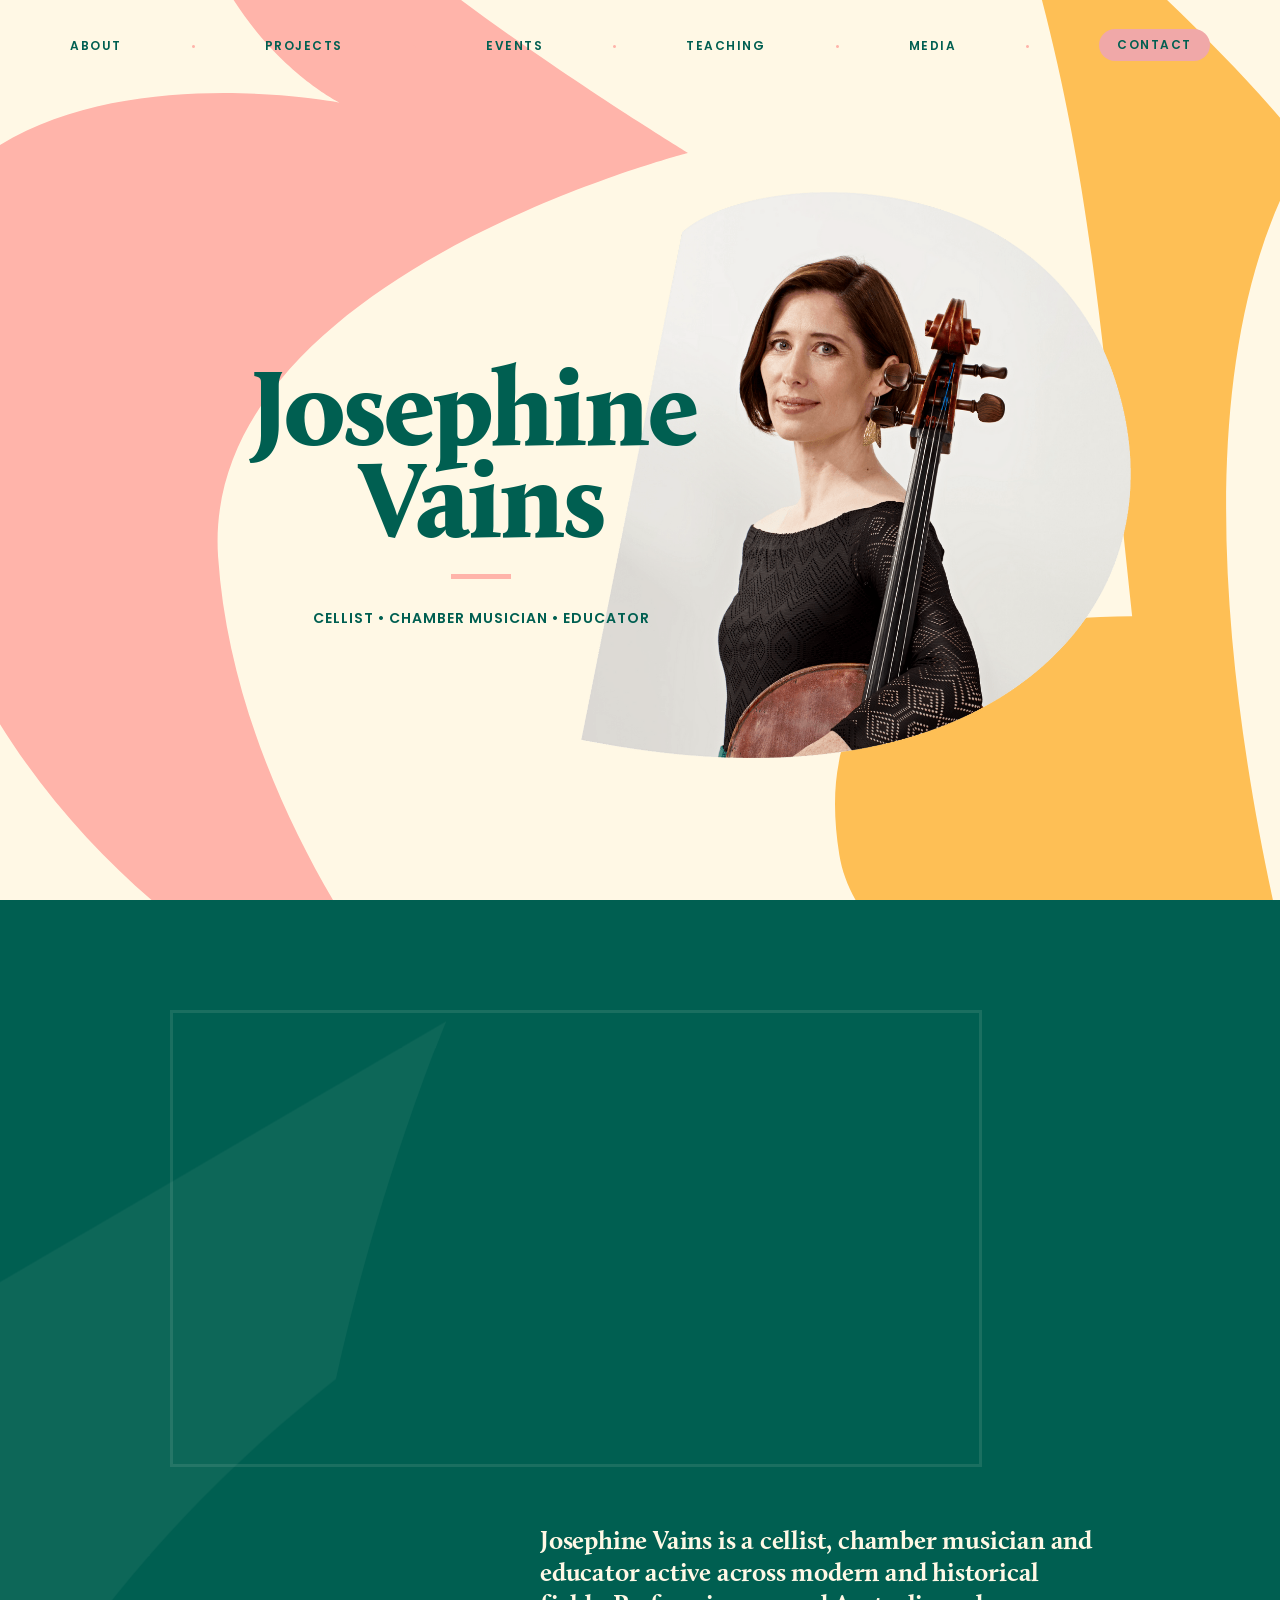
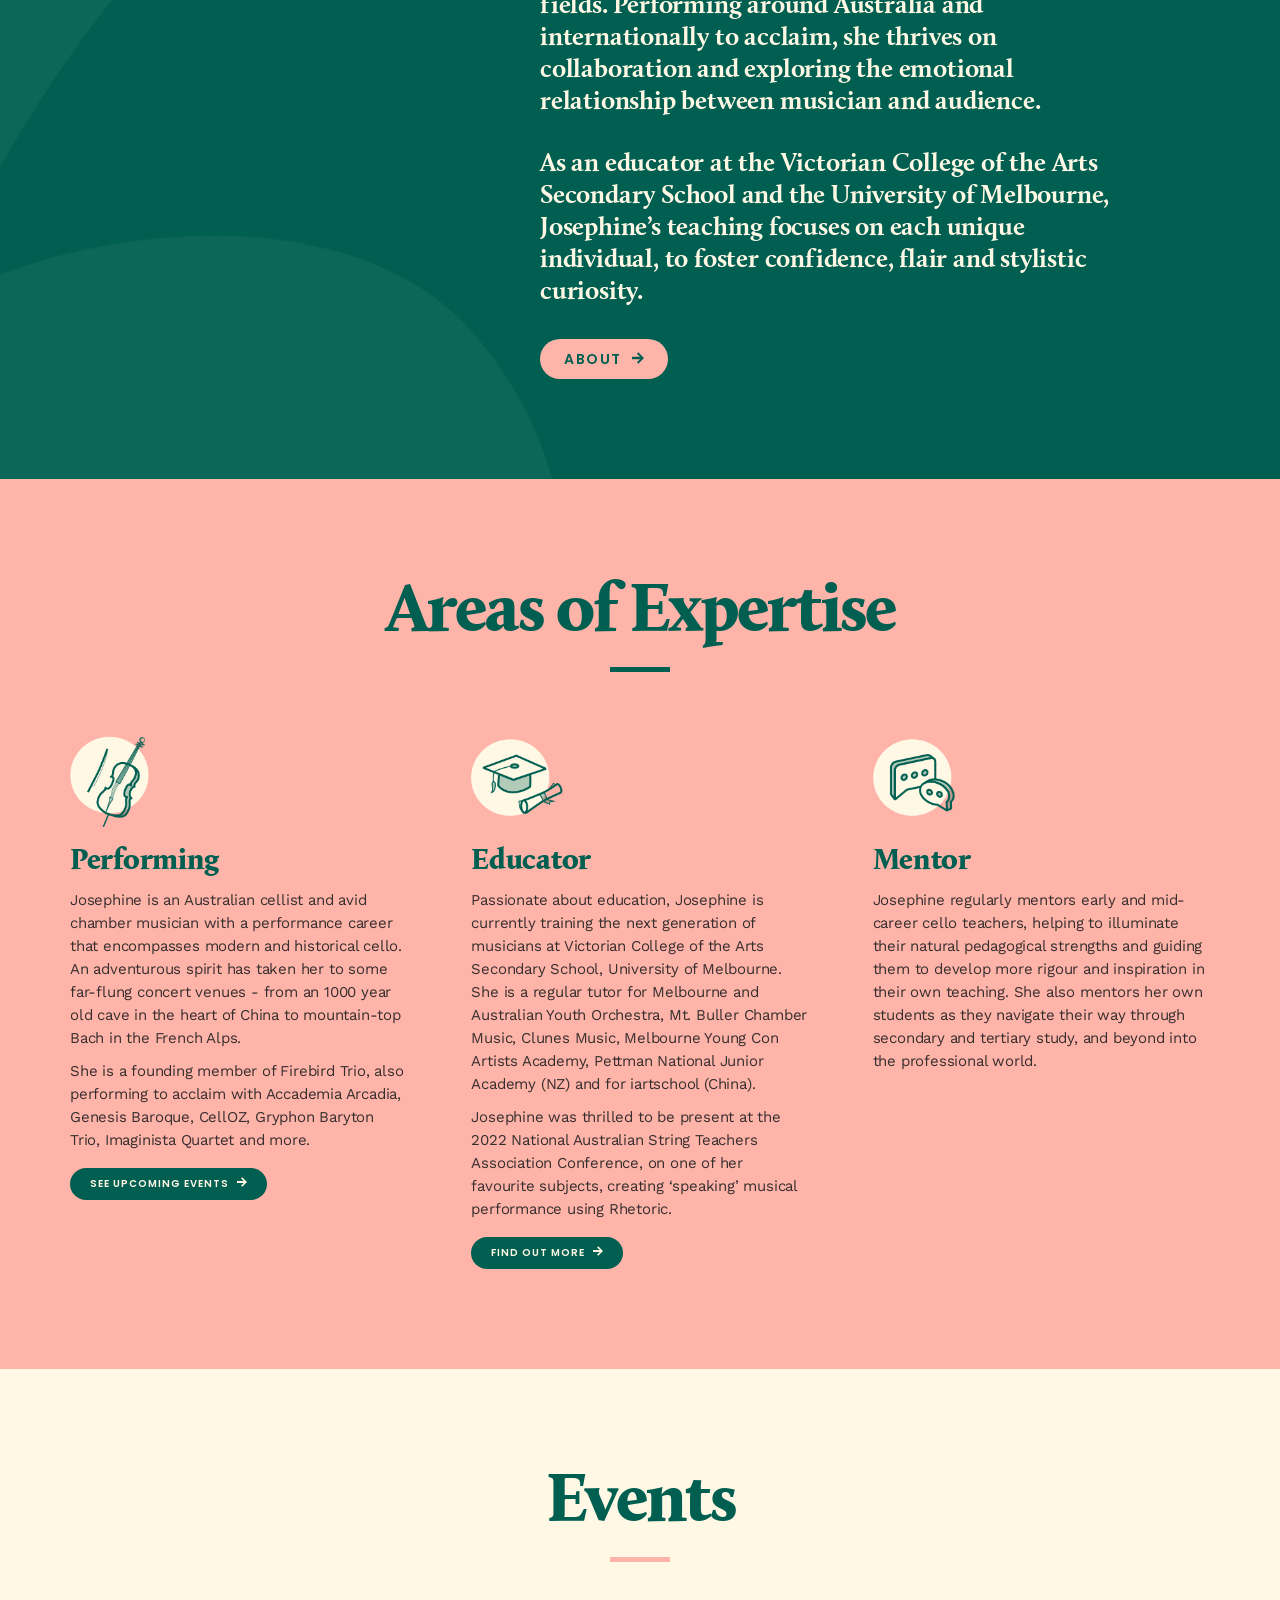
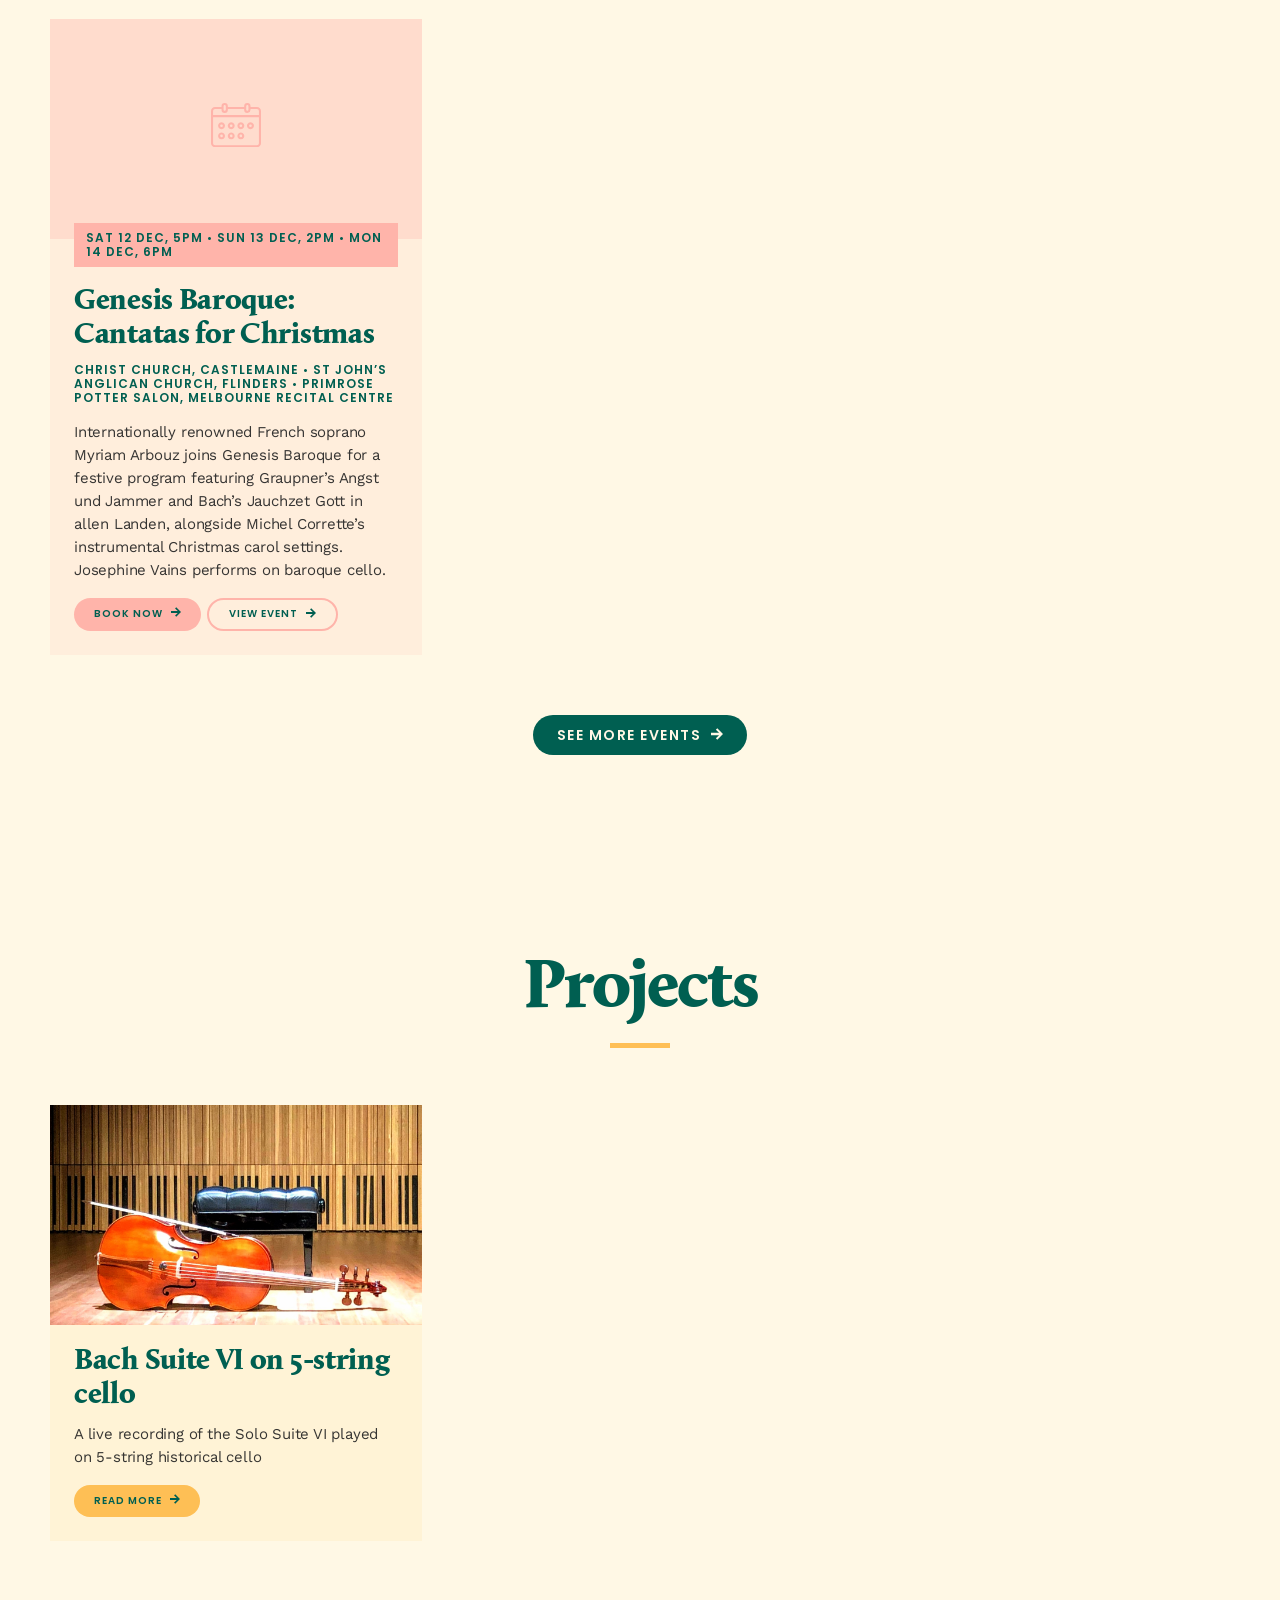
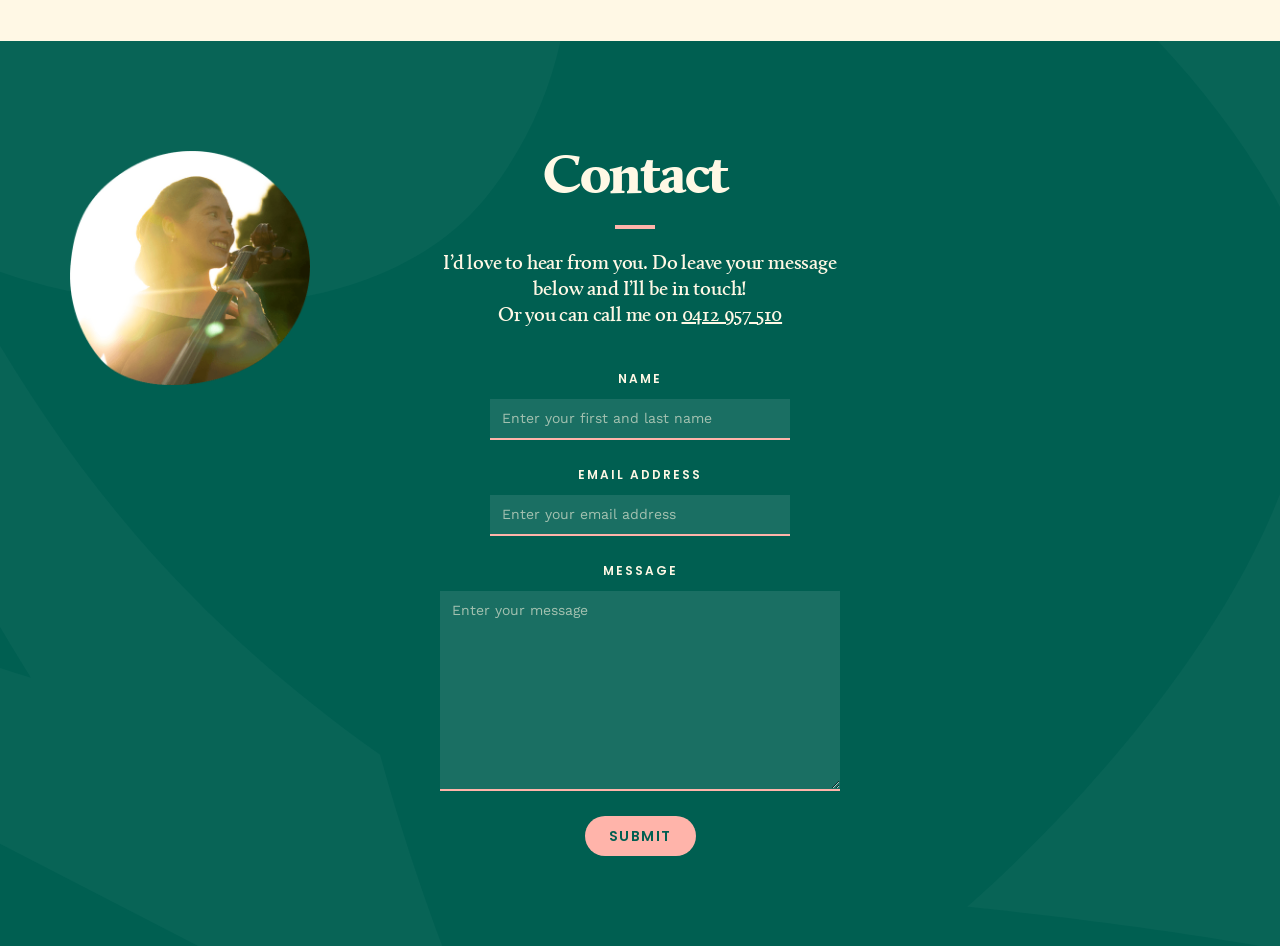
<file: index.html>
<!doctype html>
<html lang="en-AU">
<head>
  <meta charset="utf-8">
  <meta name="viewport" content="width=device-width, initial-scale=1">
  <title>Josephine Vains: Cellist • Chamber musician • Educator</title>
  <meta name="description" content="I’m Josephine, a Melbourne-based musician with a passion for quality collaboration, education and beautifully-crafted performance. Find my events, performances, and more.">
  <meta property="og:type" content="website">
  <meta property="og:title" content="Josephine Vains: Cellist • Chamber musician • Educator">
  <meta property="og:description" content="I’m Josephine, a Melbourne-based musician with a passion for quality collaboration, education and beautifully-crafted performance. Find my events, performances, and more.">
  <meta property="og:image" content="https://www.josephinevains.com/images/social-preview.png">
  <meta name="twitter:card" content="summary_large_image">
  <link rel="icon" href="images/favicon.png" type="image/png">
  <link rel="apple-touch-icon" href="images/favicon-256.png">
  <link rel="preconnect" href="https://fonts.googleapis.com">
  <link rel="preconnect" href="https://fonts.gstatic.com" crossorigin>
  <link rel="stylesheet" href="https://fonts.googleapis.com/css2?family=Poppins:wght@400;600&family=Work+Sans:ital,wght@0,400;0,500;0,600;0,700;1,400;1,500;1,600;1,700&display=swap">
  <link rel="stylesheet" href="css/style.css">
</head>
<body data-page="home" class="home">
  <div id="site-header"></div>

  <main>
    <!-- Hero -->
    <section class="home-hero-section">
      <div class="section-bg-container">
        <span class="shape home-hero-bg-shape-a" data-shape="a"></span>
        <span class="shape home-hero-bg-shape-b_l" data-shape="b"></span>
        <span class="shape home-hero-bg-shape-b" data-shape="b"></span>
        <span class="shape home-hero-bg-shape-a_r" data-shape="a"></span>
      </div>
      <div class="hero-section-inner-container">
        <div class="hero-section-text">
          <h1 class="h1-hero">Josephine<br>Vains</h1>
          <div class="post-h1">Cellist • Chamber musician • Educator</div>
        </div>
        <img class="hero-profile-image-mobile" src="images/hero-profile-mobile.png" alt="Josephine Vains holding her cello">
        <img class="hero-profile-image" src="images/hero-profile.png" alt="Josephine Vains holding her cello">
      </div>
    </section>

    <!-- Introduction -->
    <section class="section section-green">
      <div class="section-bg-container">
        <span class="shape about-section-shape-c-l" data-shape="c"></span>
      </div>
      <div class="container">
        <div class="homepage-video-container">
          <div class="video-embed">
            <iframe src="https://www.youtube-nocookie.com/embed/_vL0GfJaGMI" title="J.S. Bach - Solo Suite III, Sarabande" loading="lazy"
              allow="accelerometer; autoplay; clipboard-write; encrypted-media; gyroscope; picture-in-picture; web-share" referrerpolicy="strict-origin-when-cross-origin" allowfullscreen></iframe>
          </div>
        </div>
        <div class="about-section-container">
          <p class="intro-highlight">Josephine Vains is a cellist, chamber musician and educator active across modern and historical fields. Performing around Australia and internationally to acclaim, she thrives on collaboration and exploring the emotional relationship between musician and audience.</p>
          <p class="intro-highlight">As an educator at the Victorian College of the Arts Secondary School and the University of Melbourne, Josephine’s teaching focuses on each unique individual, to foster confidence, flair and stylistic curiosity.</p>
          <a class="button-large button-pink" href="about.html">About</a>
        </div>
      </div>
    </section>

    <!-- Areas of expertise -->
    <section class="section section-pink">
      <h1 class="h1-all-green">Areas of Expertise</h1>
      <div class="container">
        <div class="expertise-grid">
          <div class="expertise-block">
            <img class="expertise-icon" src="images/icon-performing.png" alt="">
            <div>
              <div class="expertise-text">
                <h2>Performing</h2>
                <p>Josephine is an Australian cellist and avid chamber musician with a performance career that encompasses modern and historical cello. An adventurous spirit has taken her to some far-flung concert venues - from an 1000 year old cave in the heart of China to mountain-top Bach in the French Alps.</p>
                <p>She is a founding member of Firebird Trio, also performing to acclaim with Accademia Arcadia, Genesis Baroque, CellOZ, Gryphon Baryton Trio, Imaginista Quartet and more.</p>
              </div>
              <a class="button" href="events.html">See upcoming events</a>
            </div>
          </div>
          <div class="expertise-block">
            <img class="expertise-icon" src="images/icon-educator.png" alt="">
            <div>
              <div class="expertise-text">
                <h2>Educator</h2>
                <p>Passionate about education, Josephine is currently training the next generation of musicians at Victorian College of the Arts Secondary School, University of Melbourne. She is a regular tutor for Melbourne and Australian Youth Orchestra, Mt. Buller Chamber Music, Clunes Music, Melbourne Young Con Artists Academy, Pettman National Junior Academy (NZ) and for iartschool (China).</p>
                <p>Josephine was thrilled to be present at the 2022 National Australian String Teachers Association Conference, on one of her favourite subjects, creating ‘speaking’ musical performance using Rhetoric.</p>
              </div>
              <a class="button" href="teaching.html">Find out more</a>
            </div>
          </div>
          <div class="expertise-block">
            <img class="expertise-icon" src="images/icon-mentor.png" alt="">
            <div class="expertise-text">
              <h2>Mentor</h2>
              <p>Josephine regularly mentors early and mid-career cello teachers, helping to illuminate their natural pedagogical strengths and guiding them to develop more rigour and inspiration in their own teaching. She also mentors her own students as they navigate their way through secondary and tertiary study, and beyond into the professional world.</p>
            </div>
          </div>
        </div>
      </div>
    </section>

    <!-- Events (filled in from js/data.js) -->
    <section class="section">
      <h1>Events</h1>
      <div class="container">
        <p class="no-events" id="home-events-note" hidden></p>
        <ul class="collection-list" id="home-events"></ul>
      </div>
      <div class="container container-centred">
        <a class="button-large" href="events.html">See more events</a>
      </div>
    </section>

    <!-- Projects (filled in from js/data.js) -->
    <section class="section" id="projects">
      <h1 class="h1-yellow-accent">Projects</h1>
      <div class="container">
        <ul class="collection-list" id="home-projects"></ul>
      </div>
    </section>
  </main>

  <div id="site-footer"></div>

  <!-- Netlify reads this hidden copy of the contact form when the site is published, so it knows
       which fields to accept. The visible form in the footer is drawn by js/site.js. -->
  <form name="contact" data-netlify="true" netlify-honeypot="bot-field" hidden>
    <input type="text" name="bot-field">
    <input type="text" name="name">
    <input type="email" name="email">
    <textarea name="message"></textarea>
  </form>

  <script src="js/data.js"></script>
  <script src="js/site.js"></script>
</body>
</html>
</file>
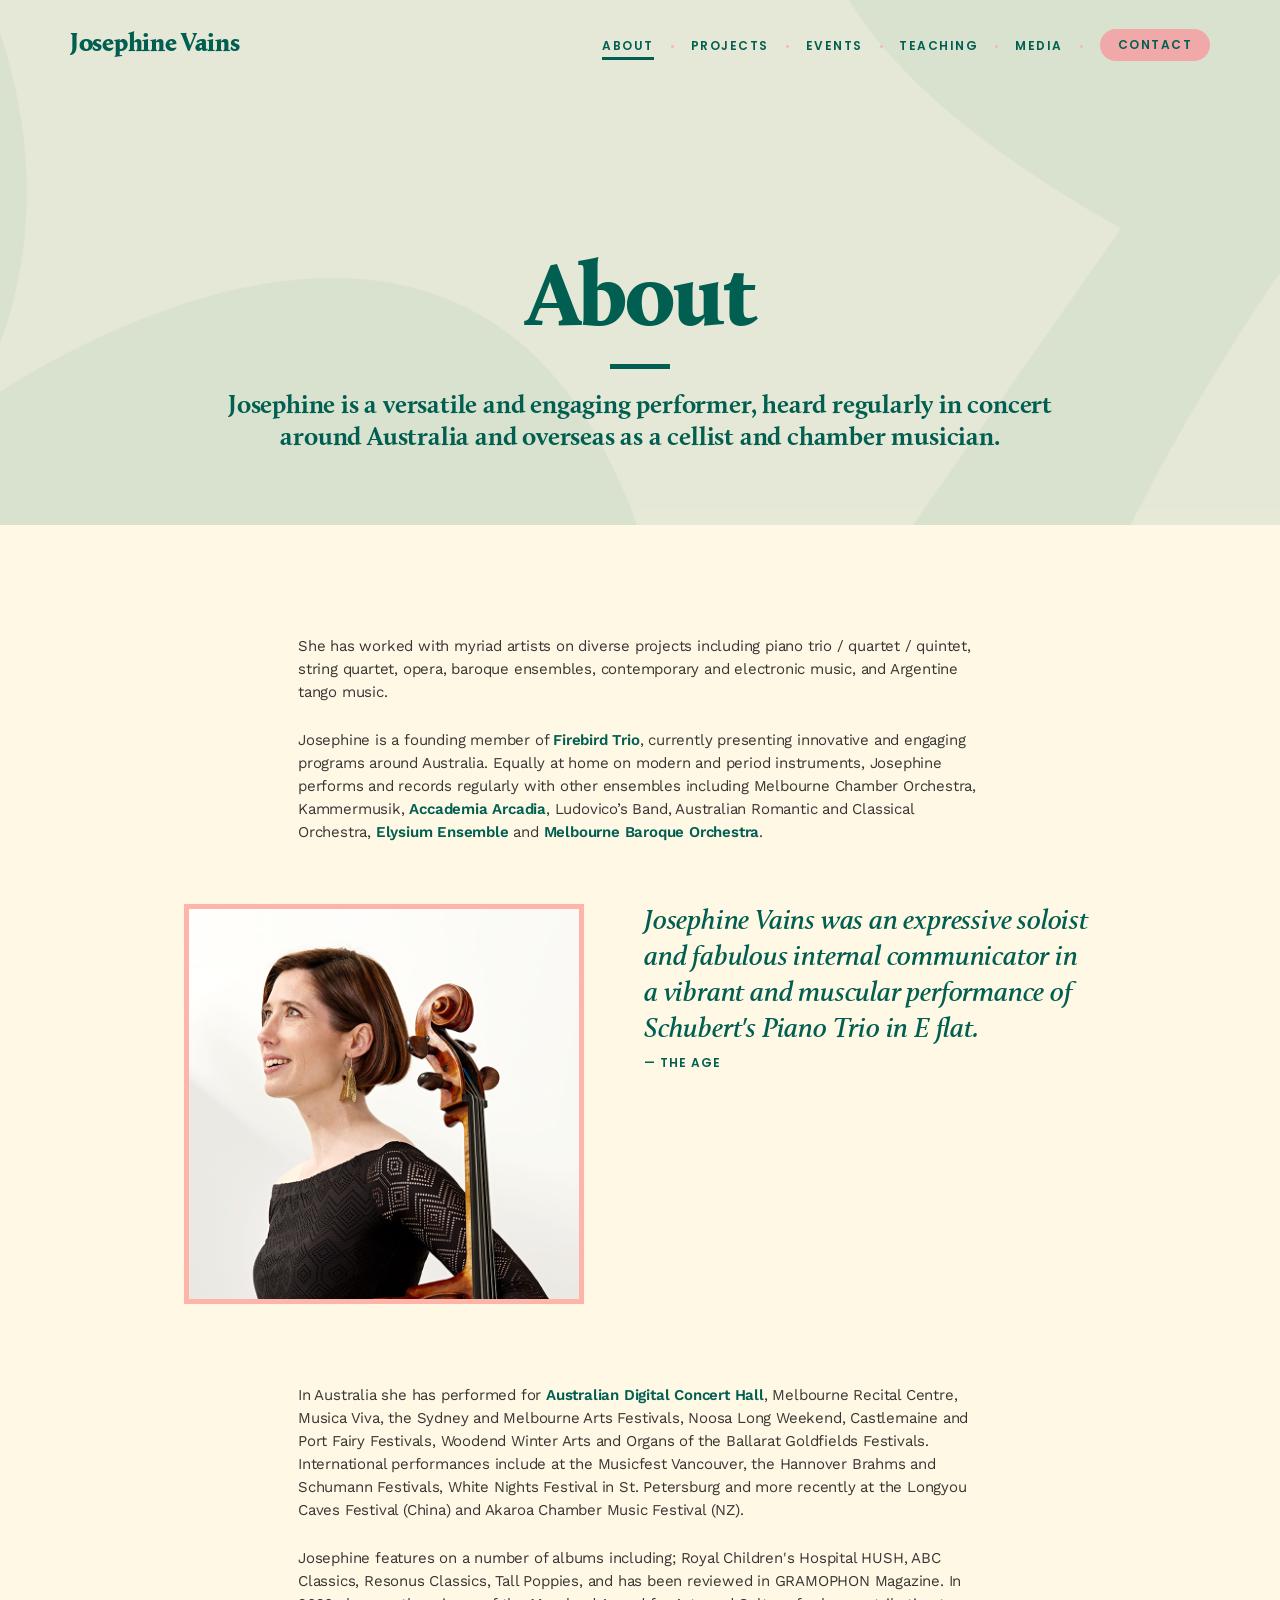
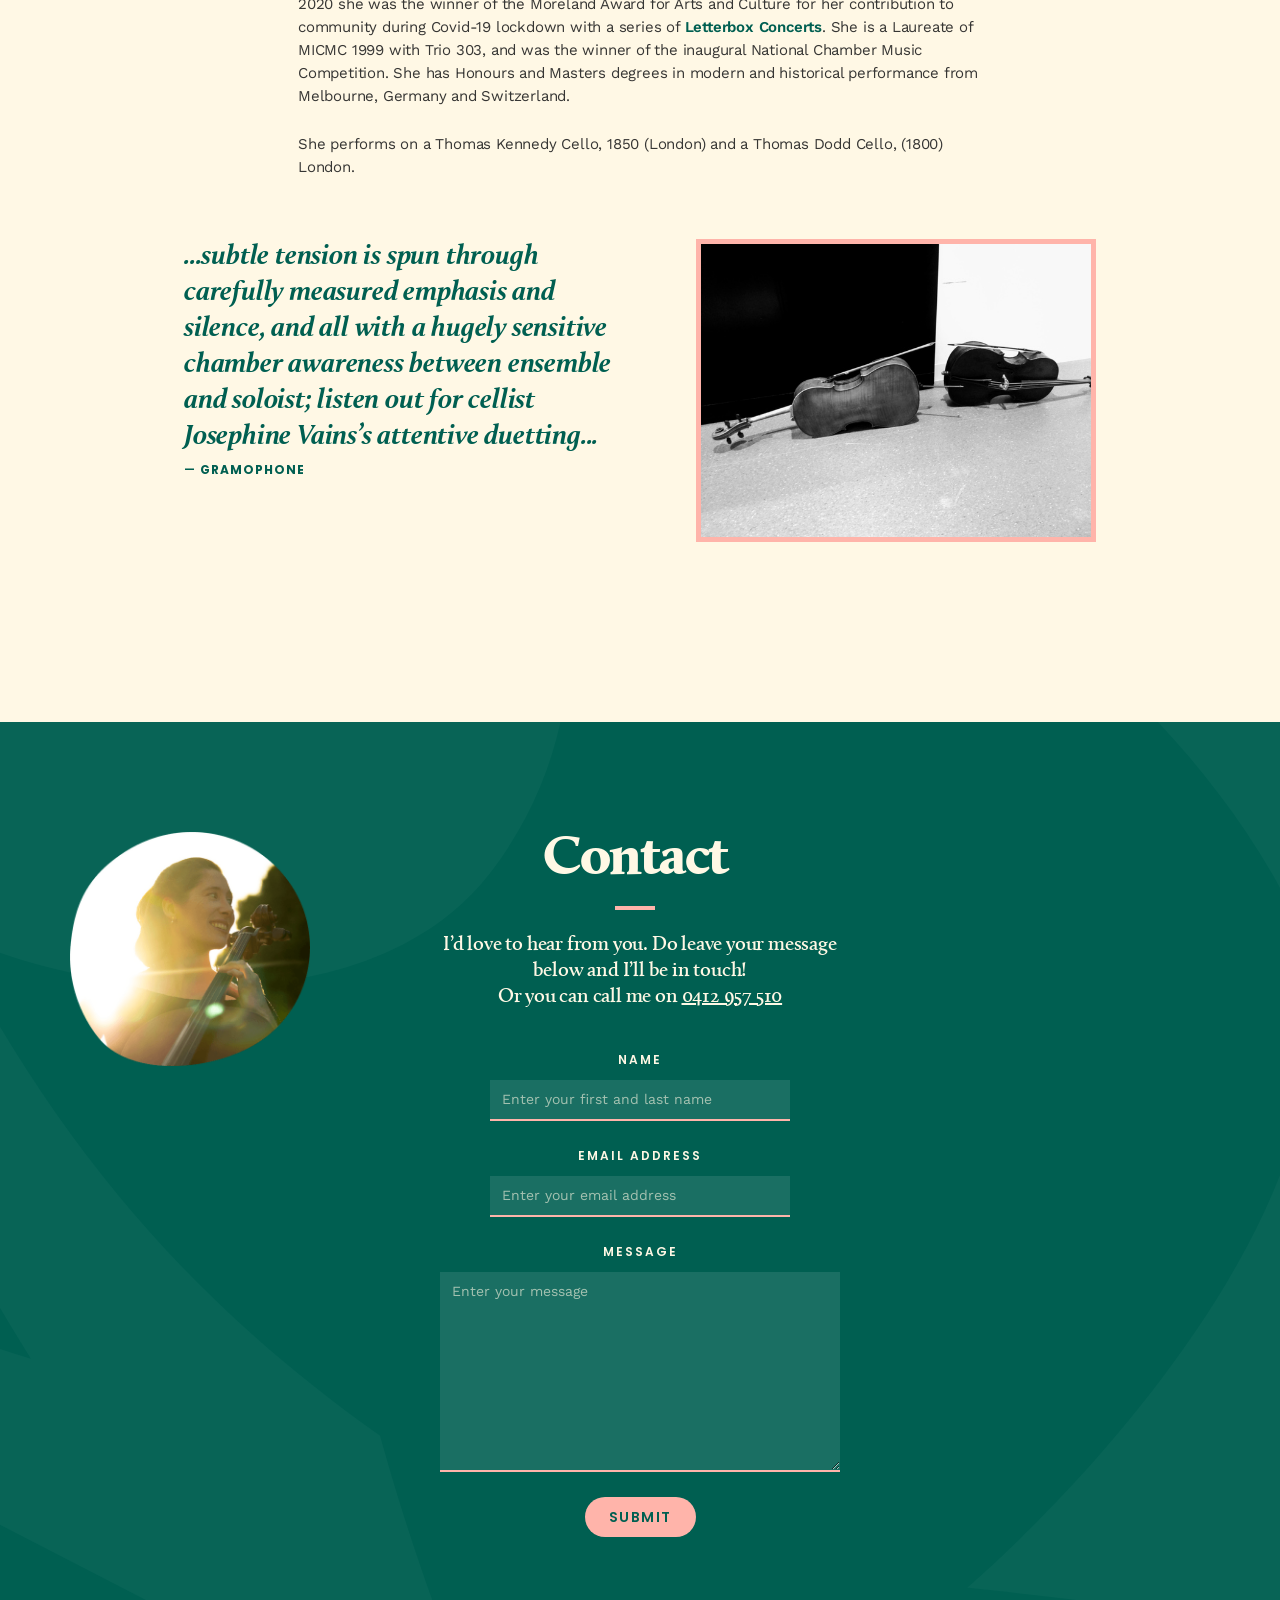
<file: about.html>
<!doctype html>
<html lang="en-AU">
<head>
  <meta charset="utf-8">
  <meta name="viewport" content="width=device-width, initial-scale=1">
  <title>About • Josephine Vains</title>
  <meta name="description" content="Josephine is a versatile and engaging performer, heard regularly in concert around Australia and overseas as a cellist and chamber musician.">
  <meta property="og:type" content="website">
  <meta property="og:title" content="About • Josephine Vains">
  <meta property="og:description" content="Josephine is a versatile and engaging performer, heard regularly in concert around Australia and overseas as a cellist and chamber musician.">
  <meta property="og:image" content="https://www.josephinevains.com/images/social-preview.png">
  <meta name="twitter:card" content="summary_large_image">
  <link rel="icon" href="images/favicon.png" type="image/png">
  <link rel="apple-touch-icon" href="images/favicon-256.png">
  <link rel="preconnect" href="https://fonts.googleapis.com">
  <link rel="preconnect" href="https://fonts.gstatic.com" crossorigin>
  <link rel="stylesheet" href="https://fonts.googleapis.com/css2?family=Poppins:wght@400;600&family=Work+Sans:ital,wght@0,400;0,500;0,600;0,700;1,400;1,500;1,600;1,700&display=swap">
  <link rel="stylesheet" href="css/style.css">
</head>
<body data-page="about">
  <div id="site-header"></div>

  <main>
    <section class="page-hero-section green-tint-section">
      <div class="section-bg-container">
        <span class="shape about-hero-bg-shape-a-r" data-shape="a"></span>
        <span class="shape about-hero-shape-b-r" data-shape="b"></span>
      </div>
      <div class="container">
        <h1 class="page-header">About</h1>
        <p class="intro-highlight hero-intro">Josephine is a versatile and engaging performer, heard regularly in concert around Australia and overseas as a cellist and chamber musician.</p>
      </div>
    </section>

    <section class="section">
      <div class="container">
        <div class="rich-text">
          <p>She has worked with myriad artists on diverse projects including piano trio / quartet / quintet, string quartet, opera, baroque ensembles, contemporary and electronic music, and Argentine tango music.</p>
          <p>Josephine is a founding member of <a href="https://www.firebirdtrio.net/">Firebird Trio</a>, currently presenting innovative and engaging programs around Australia. Equally at home on modern and period instruments, Josephine performs and records regularly with other ensembles including Melbourne Chamber Orchestra, Kammermusik, <a href="https://accademiaarcadia.com/">Accademia Arcadia</a>, Ludovico’s Band, Australian Romantic and Classical Orchestra, <a href="http://elysiumensemble.com/">Elysium Ensemble</a> and <a href="https://www.melbournebaroqueorchestra.com/">Melbourne Baroque Orchestra</a>.</p>
        </div>

        <div class="main-col-container">
          <img class="about-page-profile" src="images/about-portrait.png" alt="Portrait of Josephine Vains" loading="lazy">
          <blockquote class="about-page-block-quote">
            Josephine Vains was an expressive soloist and fabulous internal communicator in a vibrant and muscular performance of Schubert's Piano Trio in E flat.
            <span class="quote-attr">— The Age</span>
          </blockquote>
        </div>

        <div class="rich-text">
          <p>In Australia she has performed for <a href="https://australiandigitalconcerthall.com/#/home">Australian Digital Concert Hall</a>, Melbourne Recital Centre, Musica Viva, the Sydney and Melbourne Arts Festivals, Noosa Long Weekend, Castlemaine and Port Fairy Festivals, Woodend Winter Arts and Organs of the Ballarat Goldfields Festivals. International performances include at the Musicfest Vancouver, the Hannover Brahms and Schumann Festivals, White Nights Festival in St. Petersburg and more recently at the Longyou Caves Festival (China) and Akaroa Chamber Music Festival (NZ).</p>
          <p>Josephine features on a number of albums including; Royal Children's Hospital HUSH, ABC Classics, Resonus Classics, Tall Poppies, and has been reviewed in GRAMOPHON Magazine. In 2020 she was the winner of the Moreland Award for Arts and Culture for her contribution to community during Covid-19 lockdown with a series of <a href="https://www.theage.com.au/national/a-force-for-good-how-the-coronavirus-crisis-is-sweetening-our-collective-tune-20200227-p5452j.html">Letterbox Concerts</a>. She is a Laureate of MICMC 1999 with Trio 303, and was the winner of the inaugural National Chamber Music Competition. She has Honours and Masters degrees in modern and historical performance from Melbourne, Germany and Switzerland.</p>
          <p>She performs on a Thomas Kennedy Cello, 1850 (London) and a Thomas Dodd Cello, (1800) London.</p>
        </div>

        <div class="main-col-container rev">
          <blockquote class="about-page-block-quote">
            <strong>...subtle tension is spun through carefully measured emphasis and silence, and all with a hugely sensitive chamber awareness between ensemble and soloist; listen out for cellist Josephine Vains’s attentive duetting...</strong>
            <span class="quote-attr">— <strong>Gramophone</strong></span>
          </blockquote>
          <img class="about-page-profile" src="images/about-two-cellos.jpg" alt="Black and white photo of two cellos" loading="lazy">
        </div>
      </div>
    </section>
  </main>

  <div id="site-footer"></div>
  <script src="js/data.js"></script>
  <script src="js/site.js"></script>
</body>
</html>
</file>
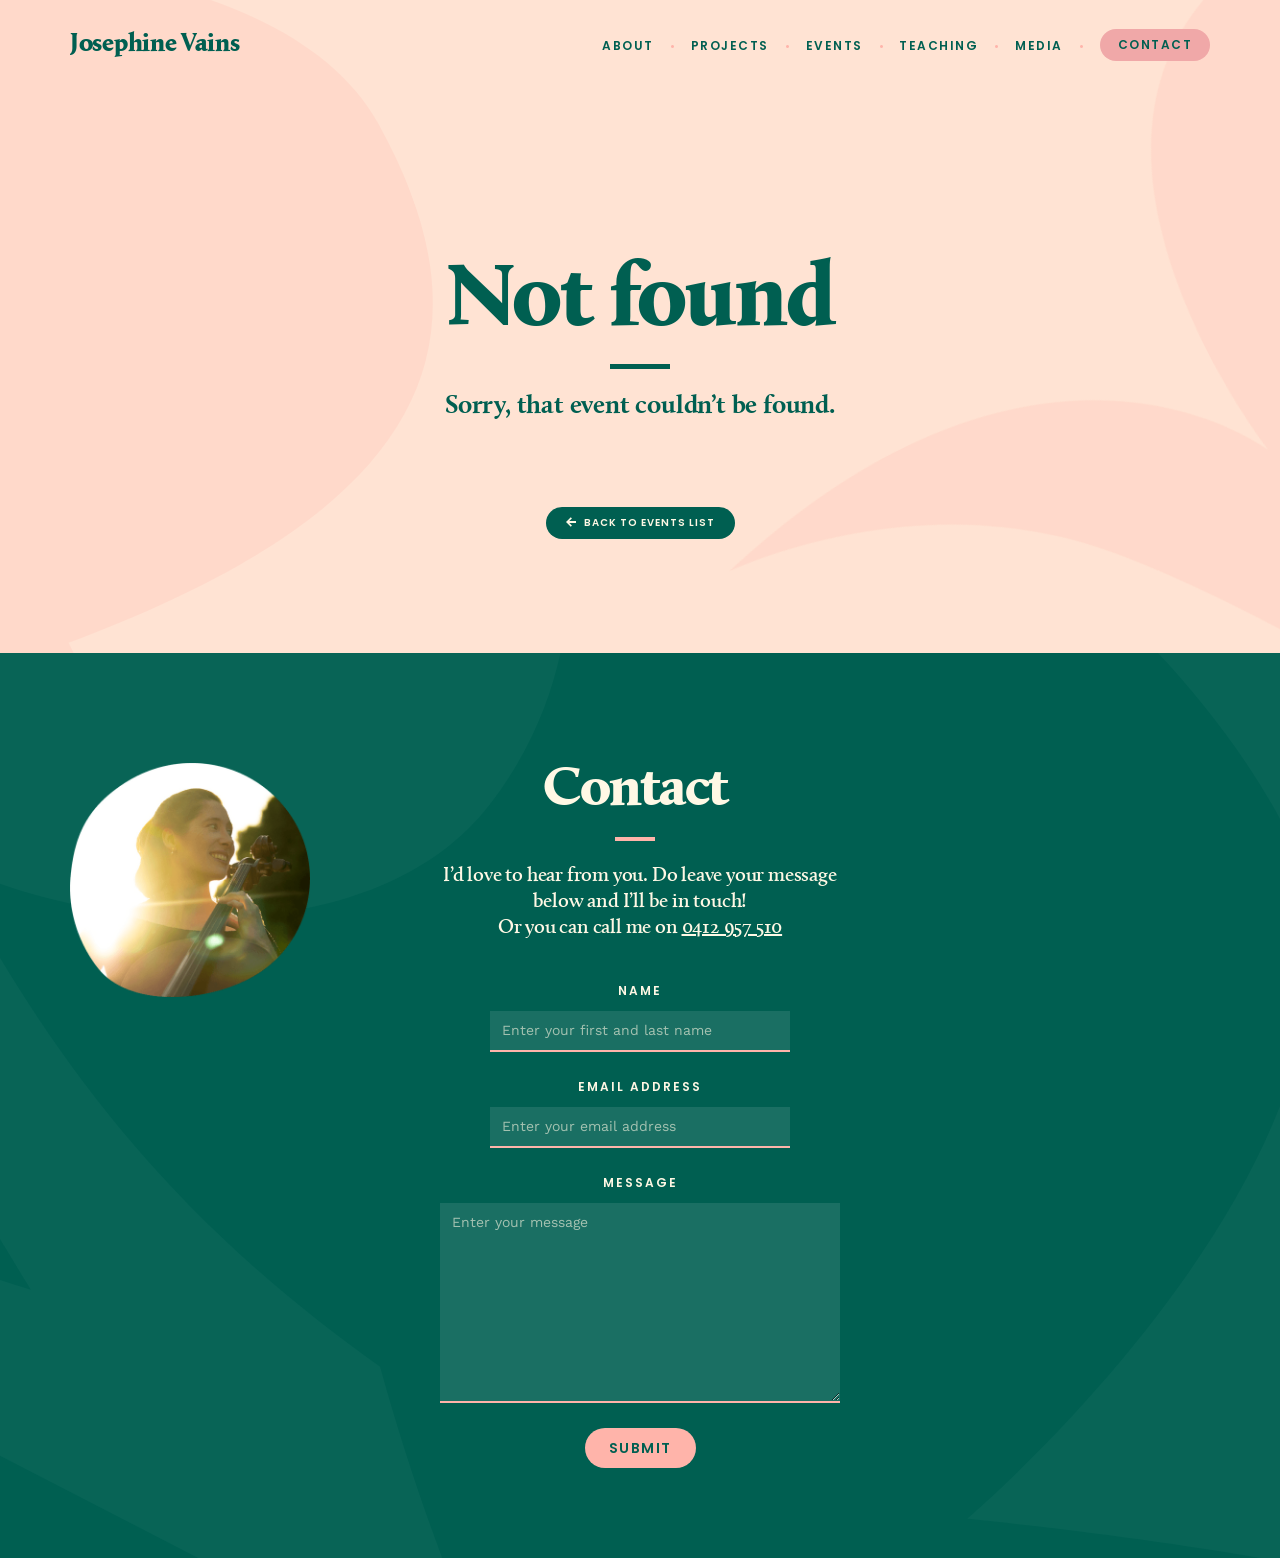
<file: event.html>
<!doctype html>
<html lang="en-AU">
<head>
  <meta charset="utf-8">
  <meta name="viewport" content="width=device-width, initial-scale=1">
  <title>Event • Josephine Vains</title>
  <meta name="description" content="Concert details from Josephine Vains, cellist, chamber musician and educator.">
  <meta property="og:type" content="website">
  <meta property="og:image" content="https://www.josephinevains.com/images/social-preview.png">
  <link rel="icon" href="images/favicon.png" type="image/png">
  <link rel="apple-touch-icon" href="images/favicon-256.png">
  <link rel="preconnect" href="https://fonts.googleapis.com">
  <link rel="preconnect" href="https://fonts.gstatic.com" crossorigin>
  <link rel="stylesheet" href="https://fonts.googleapis.com/css2?family=Poppins:wght@400;600&family=Work+Sans:ital,wght@0,400;0,500;0,600;0,700;1,400;1,500;1,600;1,700&display=swap">
  <link rel="stylesheet" href="css/style.css">
</head>
<body data-page="event">
  <div id="site-header"></div>

  <main>
    <!-- Filled in from js/data.js using the ?e= part of the link -->
    <section class="page-hero-section pink-tint-section">
      <div class="section-bg-container">
        <span class="shape teaching-hero-shape-a-r" data-shape="a"></span>
        <span class="shape event-template-shape-b-l" data-shape="b"></span>
      </div>
      <div class="container hero-container" id="event-root"></div>
    </section>
  </main>

  <div id="site-footer"></div>
  <script src="js/data.js"></script>
  <script src="js/site.js"></script>
</body>
</html>
</file>
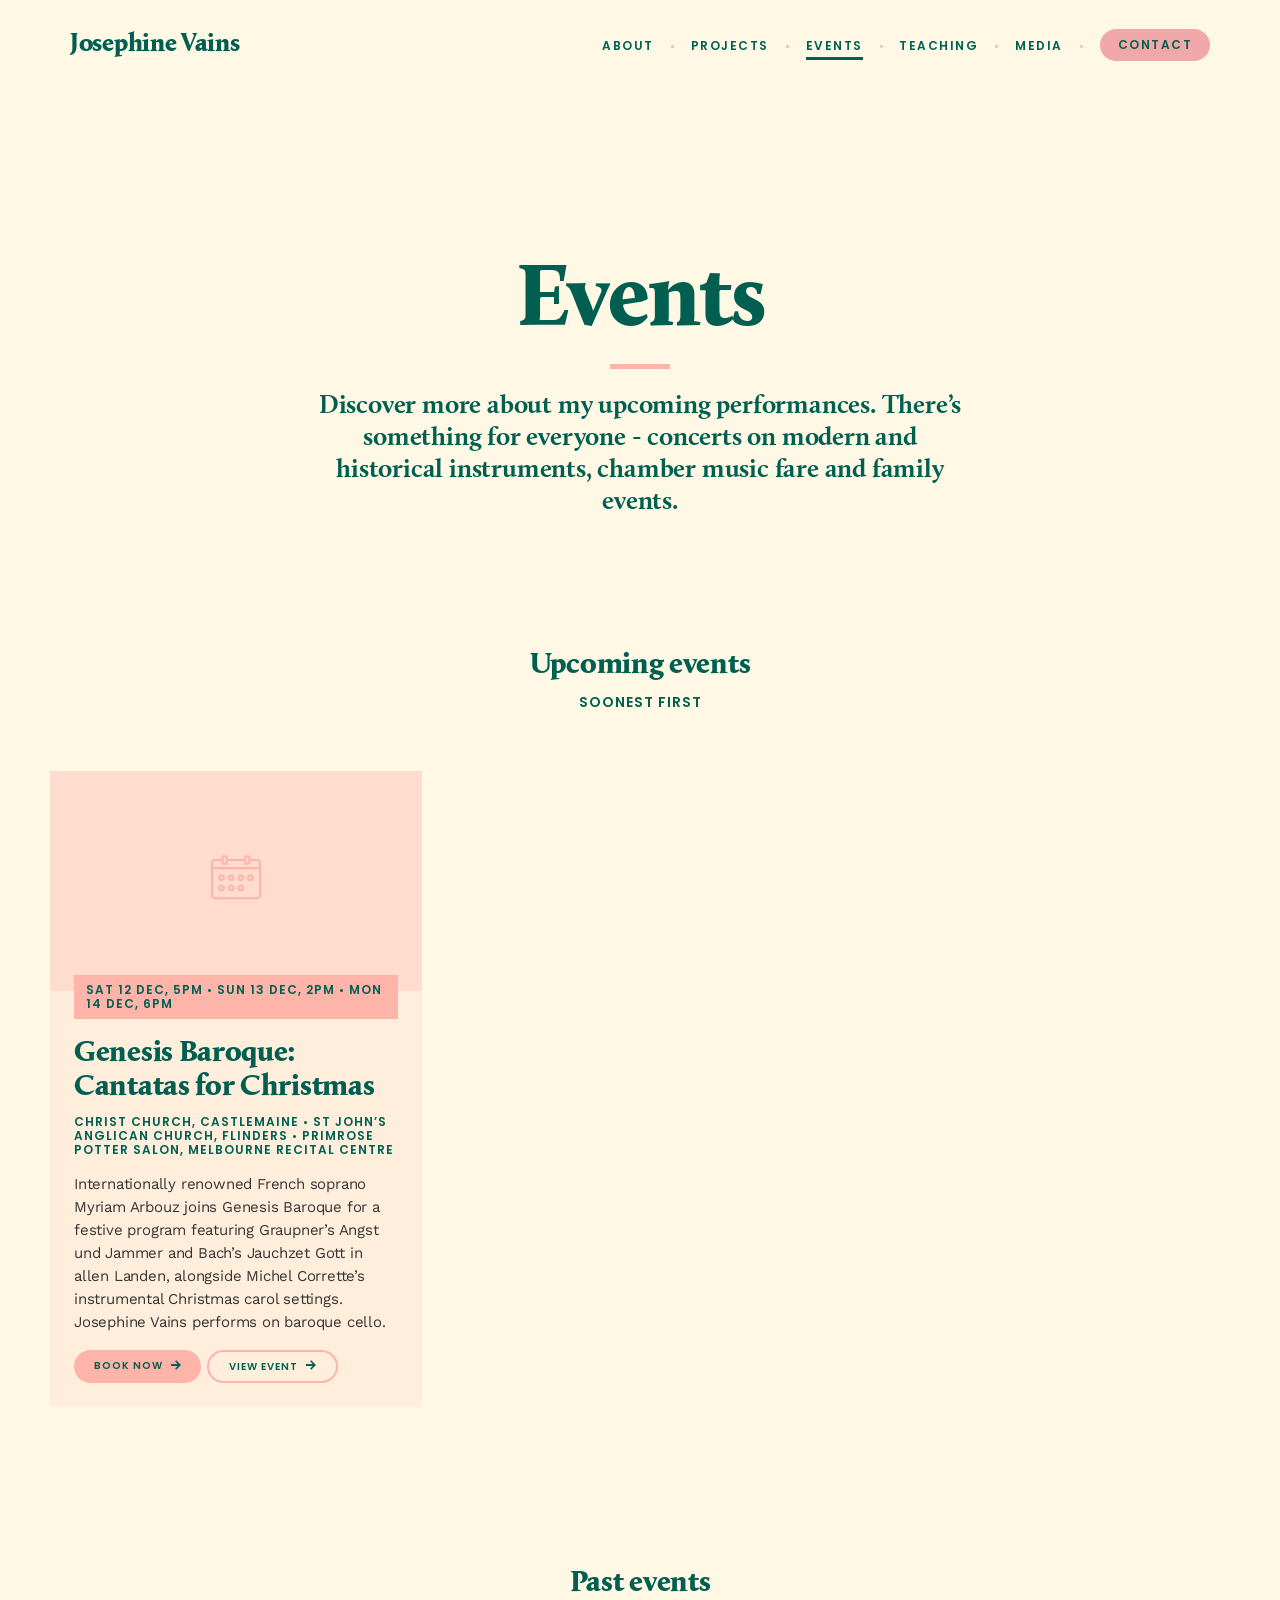
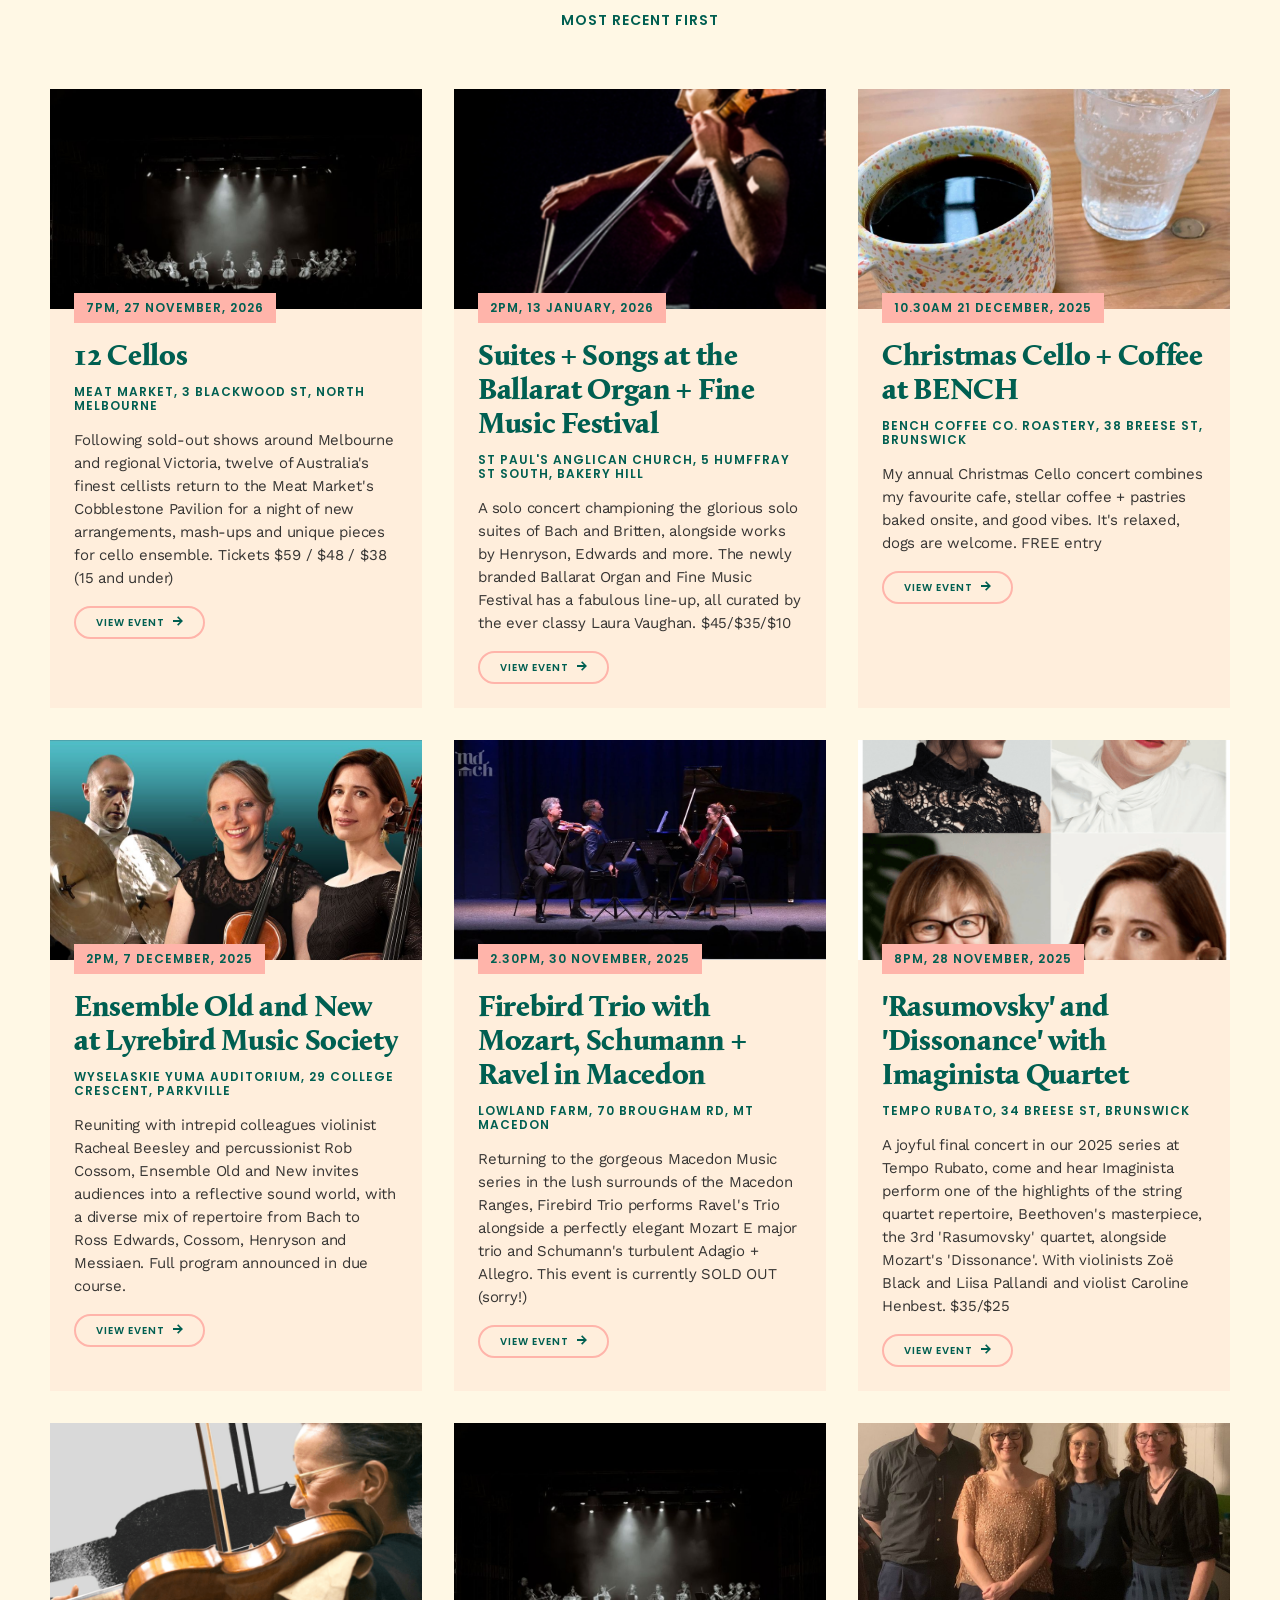
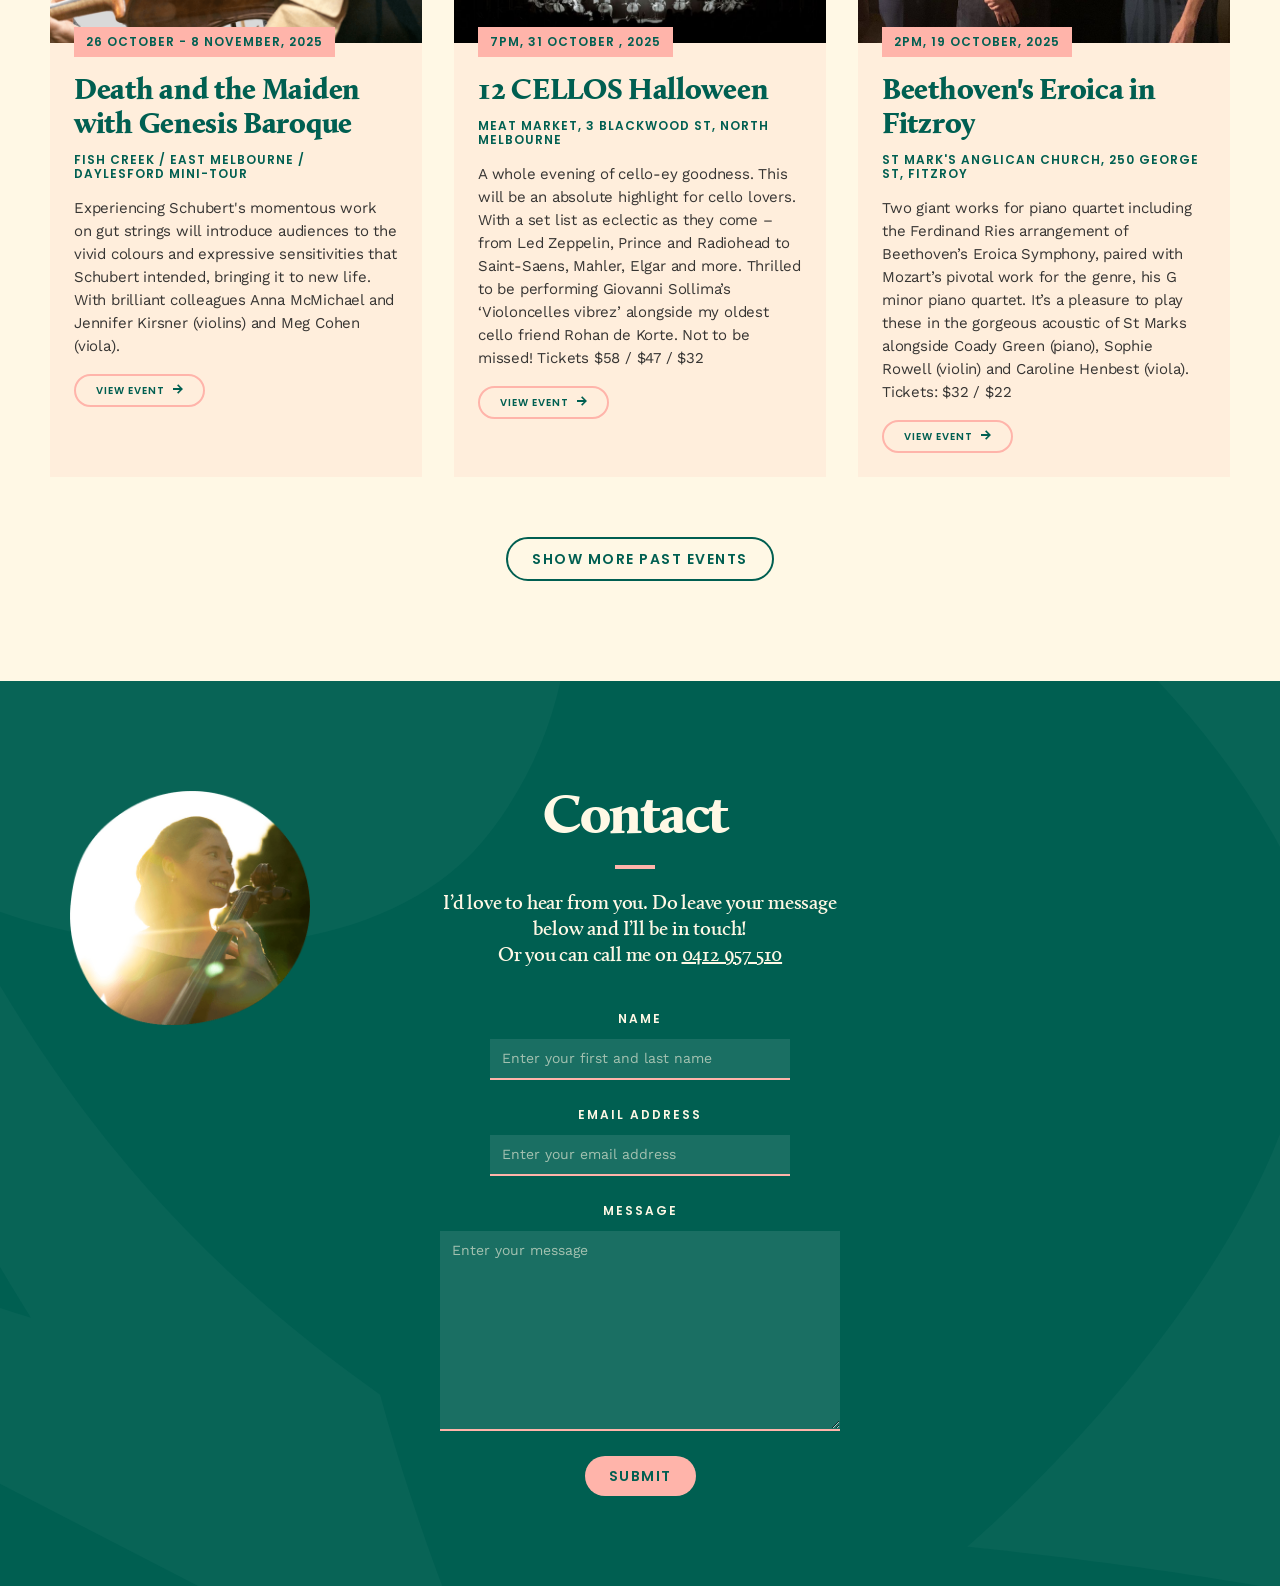
<file: events.html>
<!doctype html>
<html lang="en-AU">
<head>
  <meta charset="utf-8">
  <meta name="viewport" content="width=device-width, initial-scale=1">
  <title>Events • Josephine Vains</title>
  <meta name="description" content="Discover more about my upcoming performances. There’s something for everyone - concerts on modern and historical instruments, chamber music fare and family events.">
  <meta property="og:type" content="website">
  <meta property="og:title" content="Events • Josephine Vains">
  <meta property="og:description" content="Discover more about my upcoming performances. There’s something for everyone - concerts on modern and historical instruments, chamber music fare and family events.">
  <meta property="og:image" content="https://www.josephinevains.com/images/social-preview.png">
  <meta name="twitter:card" content="summary_large_image">
  <link rel="icon" href="images/favicon.png" type="image/png">
  <link rel="apple-touch-icon" href="images/favicon-256.png">
  <link rel="preconnect" href="https://fonts.googleapis.com">
  <link rel="preconnect" href="https://fonts.gstatic.com" crossorigin>
  <link rel="stylesheet" href="https://fonts.googleapis.com/css2?family=Poppins:wght@400;600&family=Work+Sans:ital,wght@0,400;0,500;0,600;0,700;1,400;1,500;1,600;1,700&display=swap">
  <link rel="stylesheet" href="css/style.css">
</head>
<body data-page="events">
  <div id="site-header"></div>

  <main>
    <section class="page-hero-section">
      <div class="container hero-container">
        <h1 class="page-header h1-pink-accent">Events</h1>
        <p class="intro-highlight hero-intro">Discover more about my upcoming performances. There’s something for everyone - concerts on modern and historical instruments, chamber music fare and family events.</p>
      </div>
    </section>

    <section class="section">
      <h2>Upcoming events</h2>
      <div class="post-h1">Soonest first</div>
      <div class="container" id="upcoming-events"></div>
    </section>

    <section class="section">
      <h2>Past events</h2>
      <div class="post-h1">Most recent first</div>
      <div class="container">
        <ul class="collection-list" id="past-events"></ul>
        <div class="pagination-container" id="past-more" hidden>
          <button class="button-large button-outline" type="button">Show more past events</button>
        </div>
      </div>
    </section>
  </main>

  <div id="site-footer"></div>
  <script src="js/data.js"></script>
  <script src="js/site.js"></script>
</body>
</html>
</file>
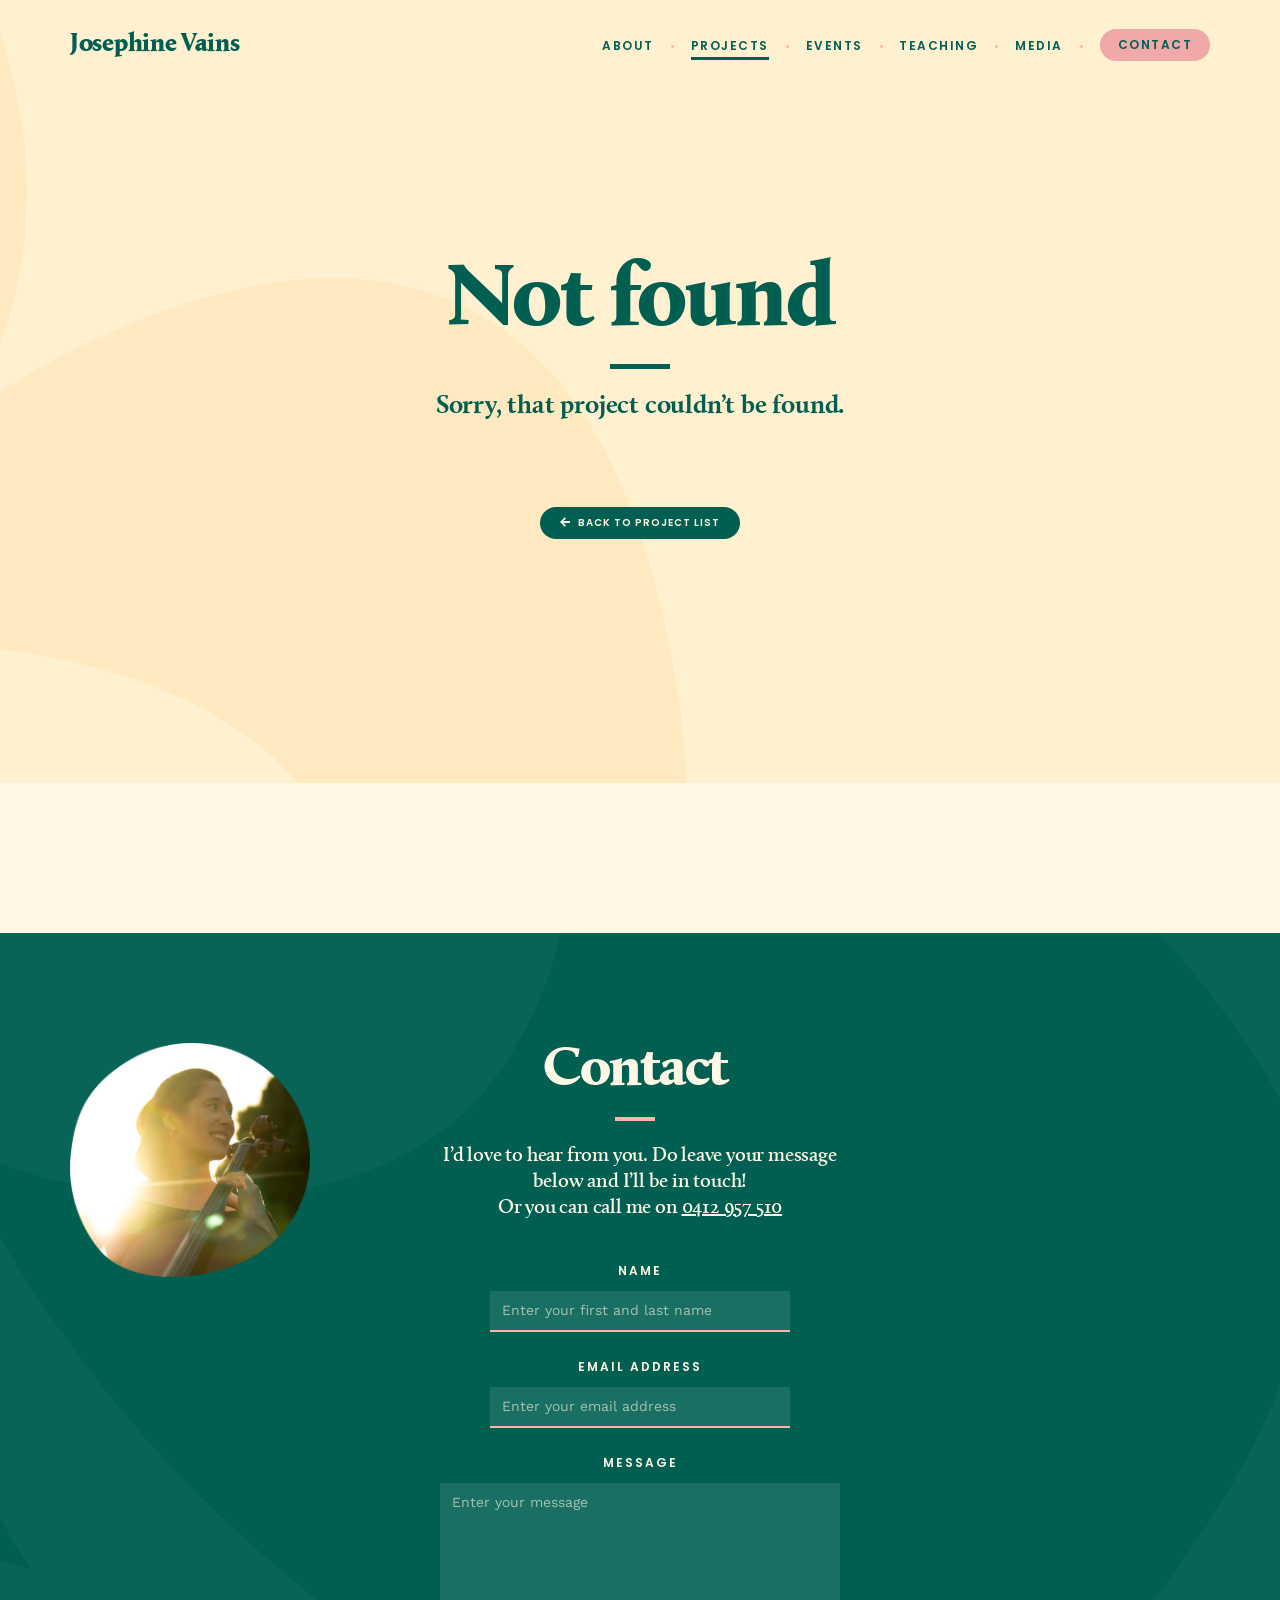
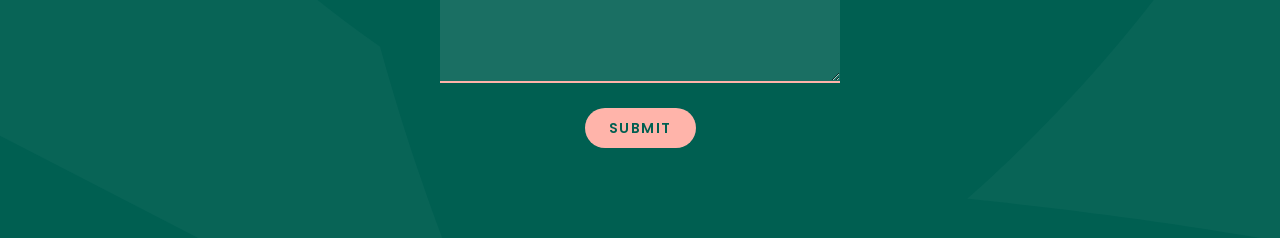
<file: project.html>
<!doctype html>
<html lang="en-AU">
<head>
  <meta charset="utf-8">
  <meta name="viewport" content="width=device-width, initial-scale=1">
  <title>Project • Josephine Vains</title>
  <meta name="description" content="Projects by Josephine Vains, cellist, chamber musician and educator.">
  <meta property="og:type" content="website">
  <meta property="og:image" content="https://www.josephinevains.com/images/social-preview.png">
  <link rel="icon" href="images/favicon.png" type="image/png">
  <link rel="apple-touch-icon" href="images/favicon-256.png">
  <link rel="preconnect" href="https://fonts.googleapis.com">
  <link rel="preconnect" href="https://fonts.gstatic.com" crossorigin>
  <link rel="stylesheet" href="https://fonts.googleapis.com/css2?family=Poppins:wght@400;600&family=Work+Sans:ital,wght@0,400;0,500;0,600;0,700;1,400;1,500;1,600;1,700&display=swap">
  <link rel="stylesheet" href="css/style.css">
</head>
<body data-page="project" class="project-page">
  <div id="site-header"></div>

  <main>
    <!-- Filled in from js/data.js using the ?p= part of the link -->
    <section class="page-hero-section project-page-hero">
      <div class="section-bg-container">
        <span class="shape project-hero-shape-a-l" data-shape="a"></span>
      </div>
      <div class="container hero-container" id="project-hero"></div>
    </section>
    <div class="project-image-wrap" id="project-image-wrap"></div>
    <section class="section" id="project-body"></section>
  </main>

  <div id="site-footer"></div>
  <script src="js/data.js"></script>
  <script src="js/site.js"></script>
</body>
</html>
</file>
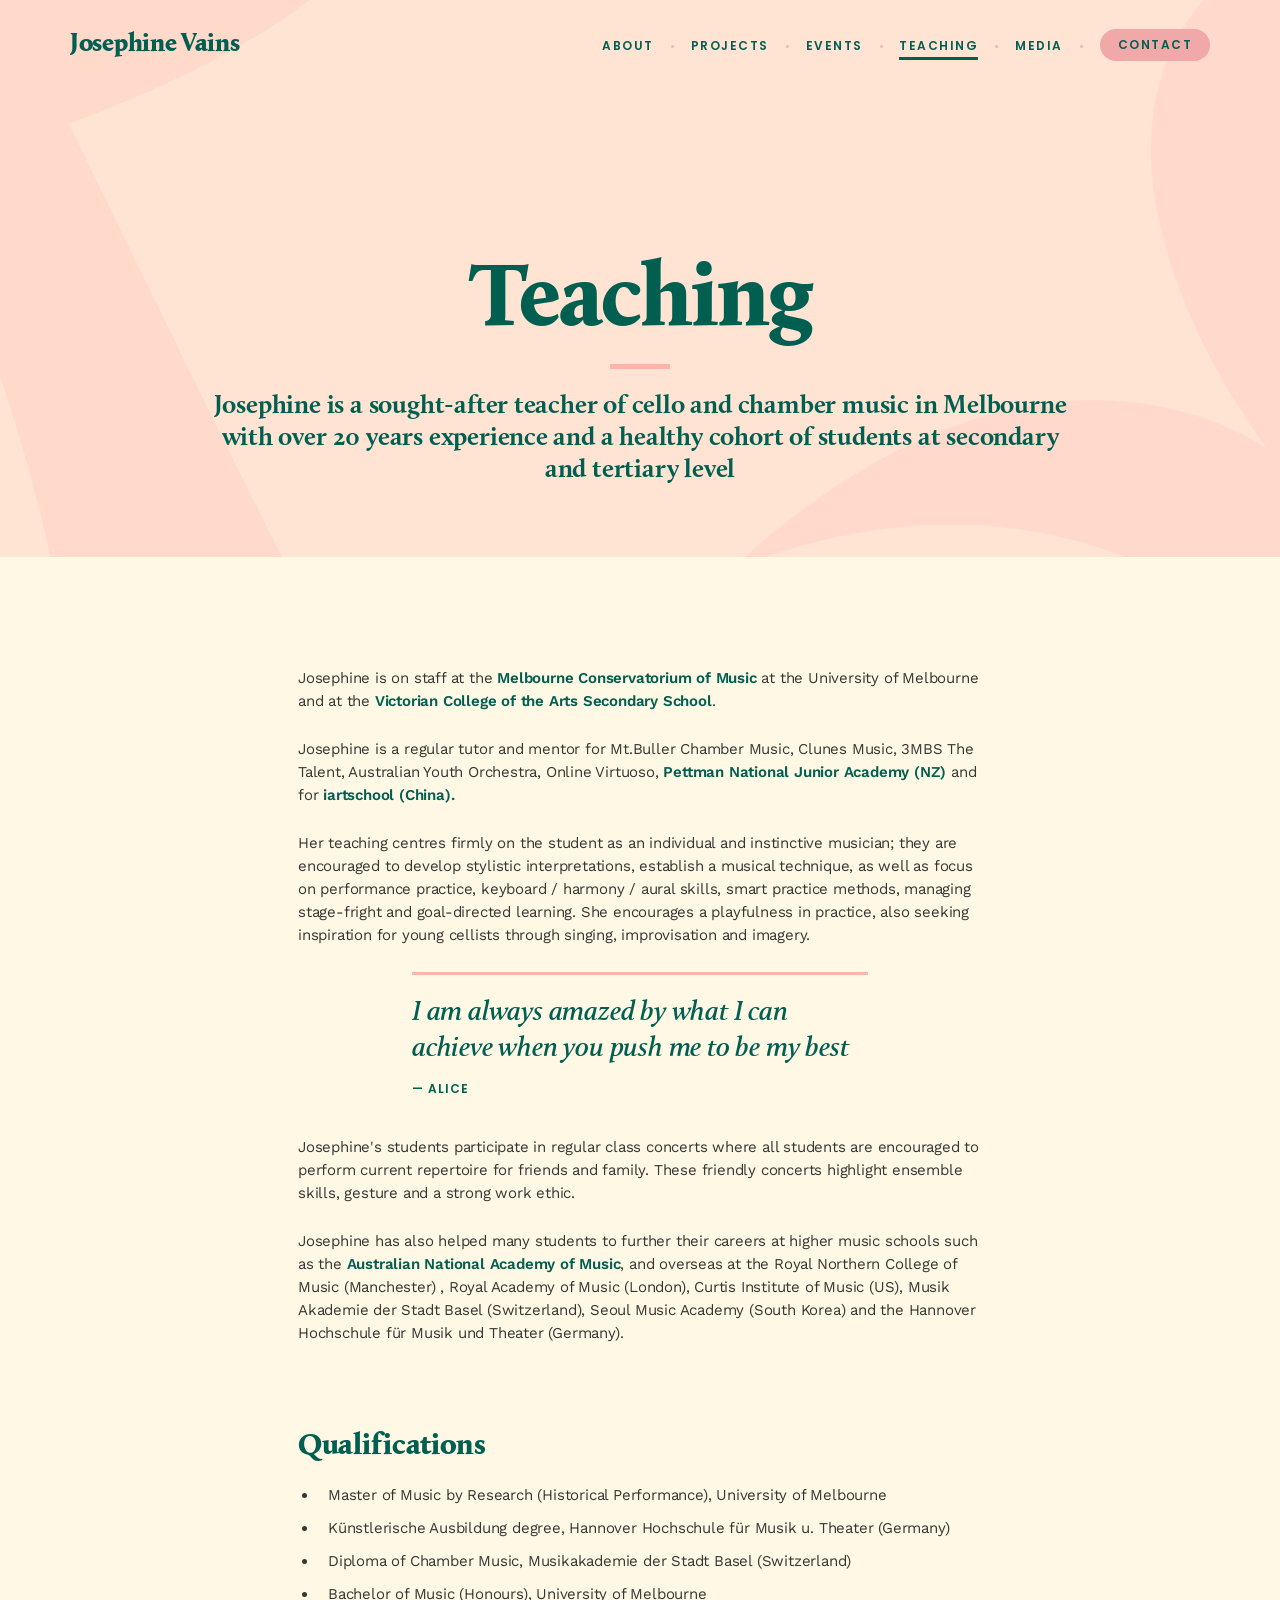
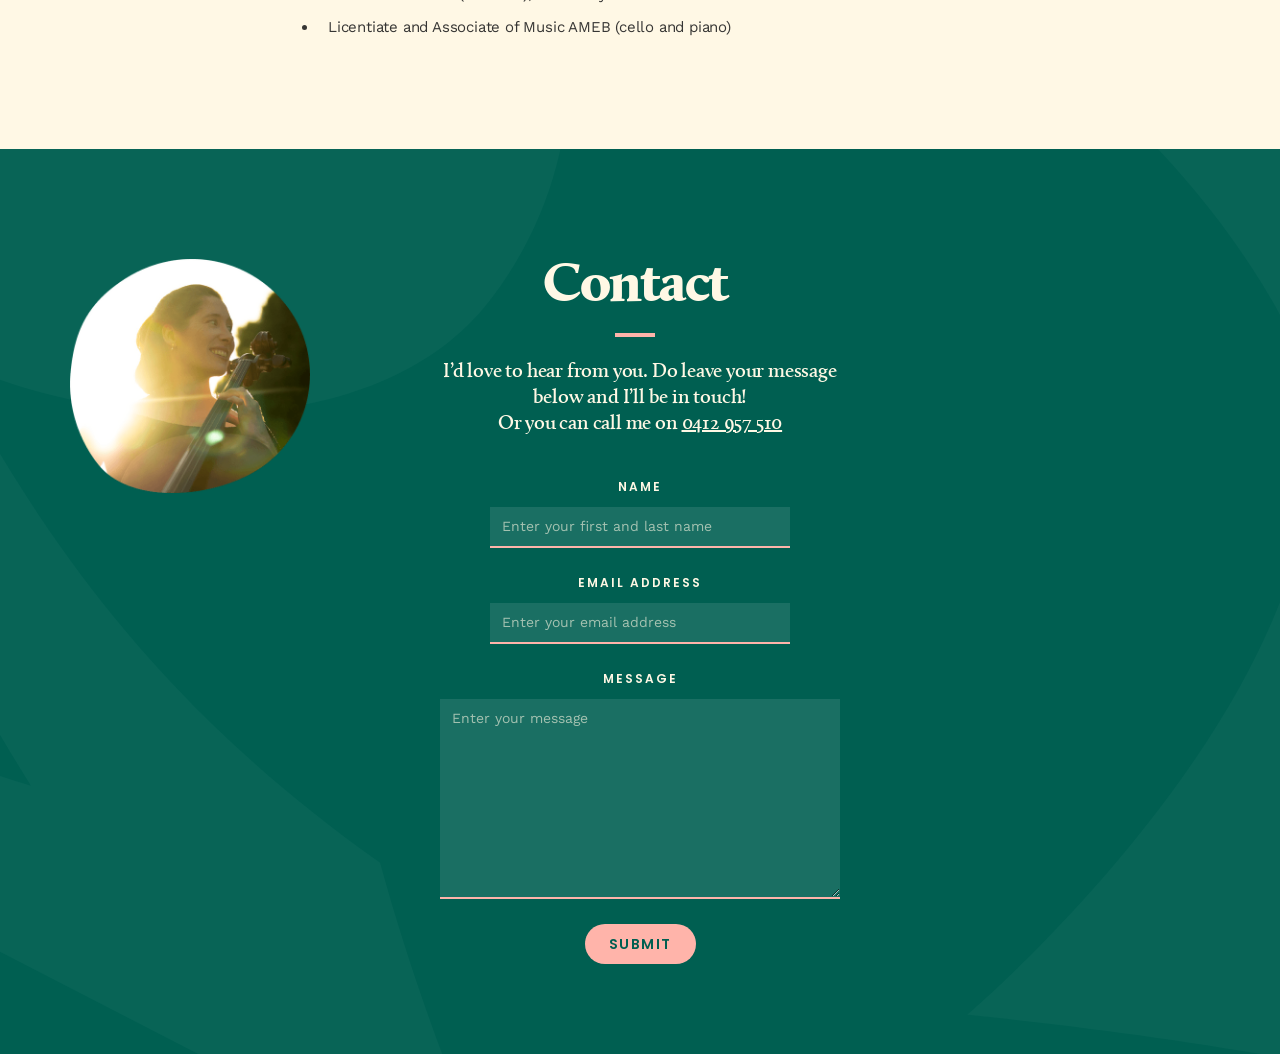
<file: teaching.html>
<!doctype html>
<html lang="en-AU">
<head>
  <meta charset="utf-8">
  <meta name="viewport" content="width=device-width, initial-scale=1">
  <title>Teaching • Josephine Vains</title>
  <meta name="description" content="Josephine is a sought-after teacher of cello and chamber music in Melbourne with over 20 years experience and a healthy cohort of students at secondary and tertiary level.">
  <meta property="og:type" content="website">
  <meta property="og:title" content="Teaching • Josephine Vains">
  <meta property="og:description" content="Josephine is a sought-after teacher of cello and chamber music in Melbourne with over 20 years experience and a healthy cohort of students at secondary and tertiary level.">
  <meta property="og:image" content="https://www.josephinevains.com/images/social-preview.png">
  <meta name="twitter:card" content="summary_large_image">
  <link rel="icon" href="images/favicon.png" type="image/png">
  <link rel="apple-touch-icon" href="images/favicon-256.png">
  <link rel="preconnect" href="https://fonts.googleapis.com">
  <link rel="preconnect" href="https://fonts.gstatic.com" crossorigin>
  <link rel="stylesheet" href="https://fonts.googleapis.com/css2?family=Poppins:wght@400;600&family=Work+Sans:ital,wght@0,400;0,500;0,600;0,700;1,400;1,500;1,600;1,700&display=swap">
  <link rel="stylesheet" href="css/style.css">
</head>
<body data-page="teaching">
  <div id="site-header"></div>

  <main>
    <section class="page-hero-section pink-tint-section">
      <div class="section-bg-container">
        <span class="shape teaching-hero-shape-a-r" data-shape="a"></span>
        <span class="shape teaching-hero-shape-b-l" data-shape="b"></span>
      </div>
      <div class="container">
        <h1 class="page-header h1-pink-accent">Teaching</h1>
        <p class="intro-highlight hero-intro">Josephine is a sought-after teacher of cello and chamber music in Melbourne with over 20 years experience and a healthy cohort of students at secondary and tertiary level</p>
      </div>
    </section>

    <section class="section">
      <div class="container">
        <div class="rich-text">
          <p>Josephine is on staff at the <a href="http://mcm.unimelb.edu.au/">Melbourne Conservatorium of Music</a> at the University of Melbourne and at the <a href="http://www.vcass.vic.edu.au/">Victorian College of the Arts Secondary School</a>.</p>
          <p>Josephine is a regular tutor and mentor for Mt.Buller Chamber Music, Clunes Music, 3MBS The Talent, Australian Youth Orchestra, Online Virtuoso, <a href="http://www.pnja.co.nz/">Pettman National Junior Academy (NZ)</a> and for <a href="http://www.iartschool.com/">iartschool (China).</a></p>
          <p>Her teaching centres firmly on the student as an individual and instinctive musician; they are encouraged to develop stylistic interpretations, establish a musical technique, as well as focus on performance practice, keyboard / harmony / aural skills, smart practice methods, managing stage-fright and goal-directed learning. She encourages a playfulness in practice, also seeking inspiration for young cellists through singing, improvisation and imagery.</p>
        </div>

        <div class="inline-rt-block-quote">
          <blockquote class="inline-bq">I am always amazed by what I can achieve when you push me to be my best</blockquote>
          <div class="quote-attr">— Alice</div>
        </div>

        <div class="rich-text">
          <p>Josephine's students participate in regular class concerts where all students are encouraged to perform current repertoire for friends and family. These friendly concerts highlight ensemble skills, gesture and a strong work ethic.</p>
          <p>Josephine has also helped many students to further their careers at higher music schools such as the <a href="http://www.anam.com.au/">Australian National Academy of Music</a>, and overseas at the Royal Northern College of Music (Manchester) , Royal Academy of Music (London), Curtis Institute of Music (US), Musik Akademie der Stadt Basel (Switzerland), Seoul Music Academy (South Korea) and the Hannover Hochschule für Musik und Theater (Germany).</p>
        </div>
      </div>

      <div class="container">
        <div class="rich-text">
          <h2>Qualifications</h2>
          <ul>
            <li>Master of Music by Research (Historical Performance), University of Melbourne</li>
            <li>Künstlerische Ausbildung degree, Hannover Hochschule für Musik u. Theater (Germany)</li>
            <li>Diploma of Chamber Music, Musikakademie der Stadt Basel (Switzerland)</li>
            <li>Bachelor of Music (Honours), University of Melbourne</li>
            <li>Licentiate and Associate of Music AMEB (cello and piano)</li>
          </ul>
        </div>
      </div>
    </section>
  </main>

  <div id="site-footer"></div>
  <script src="js/data.js"></script>
  <script src="js/site.js"></script>
</body>
</html>
</file>
<file: css/style.css>
/* ==========================================================================
   Josephine Vains — site styles
   Colours, fonts and spacing carried over from the original Webflow design.
   ========================================================================== */

@font-face { font-family: "Calluna"; src: url("../fonts/calluna-semibold.woff") format("woff"); font-weight: 600; font-style: normal; font-display: swap; }
@font-face { font-family: "Calluna"; src: url("../fonts/calluna-semiboldit.woff") format("woff"); font-weight: 600; font-style: italic; font-display: swap; }
@font-face { font-family: "Calluna"; src: url("../fonts/calluna-bold.woff") format("woff"); font-weight: 700; font-style: normal; font-display: swap; }
@font-face { font-family: "Calluna"; src: url("../fonts/calluna-boldit.woff") format("woff"); font-weight: 700; font-style: italic; font-display: swap; }
@font-face { font-family: "Calluna"; src: url("../fonts/calluna-black.woff") format("woff"); font-weight: 900; font-style: normal; font-display: swap; }

:root {
  --cream: #fff8e5;
  --text: #202020e6;
  --green: #005f51;
  --pink: #ffb4aa;
  --gold: #febf55;
  --green-10-tint: #d9e7e5;
  --white: #fff;

  --serif: "Calluna", Georgia, serif;
  --sans: "Work Sans", sans-serif;
  --label: "Poppins", sans-serif;

  --nav-height: 90px;
  --max-width: 1140px;
}

/* ---------- Base ---------- */
*, *::before, *::after { box-sizing: border-box; }
html { scroll-behavior: smooth; }
body {
  margin: 0;
  background-color: var(--cream);
  color: var(--text);
  letter-spacing: -.2px;
  font-family: var(--sans);
  font-size: 15px;
  font-weight: 400;
  line-height: 23px;
}
img { display: block; max-width: 100%; }
p { margin: 0 0 10px; }

h1, h2, h3, h4 { color: var(--green); font-family: var(--serif); }
h1 {
  text-align: center;
  letter-spacing: -2px;
  margin: 50px 0 15px;
  font-size: 70px;
  font-weight: 900;
  line-height: 70px;
}
/* Short coloured bar under every main heading */
h1::after {
  content: "";
  display: block;
  width: 60px;
  height: 5px;
  margin: auto;
  position: relative;
  top: 18px;
  background-color: var(--pink);
}
h2 { text-align: left; letter-spacing: -.3px; margin: 10px 0; font-size: 30px; font-weight: 900; line-height: 34px; }
h3 { margin: 40px 0 10px; font-size: 24px; font-style: italic; font-weight: 600; line-height: 28px; }

a { color: #1a1b1f; text-decoration: underline; transition: opacity .2s; }
a:hover { color: #32343a; }
ul { margin: 20px 0 10px; padding-left: 20px; }
li { margin-bottom: 10px; padding-left: 10px; }

blockquote {
  border-top: 3px solid var(--pink);
  color: var(--green);
  margin: 25px 0;
  padding: 20px 0 0;
  font-family: var(--serif);
  font-size: 28px;
  font-style: italic;
  font-weight: 600;
  line-height: 36px;
}

.visually-hidden {
  position: absolute; width: 1px; height: 1px; margin: -1px; padding: 0;
  overflow: hidden; clip: rect(0 0 0 0); border: 0;
}

/* Heading accent colours */
.page-header::after, .h1-all-green::after { background-color: var(--green); }
.project-header::after, .h1-yellow-accent::after { background-color: var(--gold); }
.event-header::after, .h1-pink-accent::after { background-color: var(--pink); }
.heading-footer::after { width: 40px; height: 4px; }

/* ---------- Layout ---------- */
.section {
  display: flex;
  flex-direction: column;
  justify-content: center;
  align-items: center;
  padding-top: 50px;
  padding-bottom: 100px;
  overflow: hidden;
}
.section-green { background-color: var(--green); position: relative; }
.section-pink { background-color: var(--pink); }

.container {
  width: 100%;
  max-width: var(--max-width);
  margin: 60px auto 0;
  position: relative;
}
.container-centred { display: flex; flex-direction: column; align-items: center; }
.hero-container { display: flex; flex-direction: column; align-items: center; padding-left: 10%; padding-right: 10%; }

.section-bg-container {
  position: absolute;
  top: 0;
  width: 100%;
  max-width: var(--max-width);
  height: 100%;
  pointer-events: none;
}
.shape { position: absolute; display: block; }
.shape svg { display: block; width: 100%; height: auto; }

/* ---------- Buttons ---------- */
.button, .button-large {
  display: inline-block;
  background-color: var(--green);
  color: var(--cream);
  border: 0;
  border-radius: 100px;
  text-transform: uppercase;
  text-decoration: none;
  font-family: var(--label);
  font-weight: 600;
  cursor: pointer;
  transition: background-color .4s, opacity .4s, color .4s;
}
.button { letter-spacing: 1px; padding: 8px 20px; font-size: 10px; line-height: 16px; }
.button-large { letter-spacing: 1.5px; padding: 10px 24px; font-size: 14px; line-height: 20px; }
.button:hover, .button-large:hover { color: var(--cream); background-color: #005f51bf; }

/* Arrow after button text (cream on green buttons, green on light buttons) */
.button::after, .button-large::after {
  content: "";
  display: inline-block;
  width: 10px;
  height: 10px;
  margin-left: 8px;
  vertical-align: -.5px;
  background: url("data:image/svg+xml,%3Csvg xmlns='http://www.w3.org/2000/svg' viewBox='0 0 490.34 473.87'%3E%3Cpath d='M199.47,410.14,329.73,285.37H0V188.49H329.73L199.47,63.72,255.94,0l234.4,235v3.83l-234.4,235Z' fill='%23fff8e5'/%3E%3C/svg%3E") center / contain no-repeat;
}
.button-large::after { width: 12px; height: 12px; margin-left: 10px; }
.button-pink::after, .button-yellow::after, .button-pink-outline::after, .button-outline::after, .button-menu-bar::after {
  background-image: url("data:image/svg+xml,%3Csvg xmlns='http://www.w3.org/2000/svg' viewBox='0 0 490.34 473.87'%3E%3Cpath d='M199.47,410.14,329.73,285.37H0V188.49H329.73L199.47,63.72,255.94,0l234.4,235v3.83l-234.4,235Z' fill='%23005f51'/%3E%3C/svg%3E");
}
.button-menu-bar::after, .button-no-arrow::after { display: none; }
.button-back::after { display: none; }
.button-back::before {
  content: "";
  display: inline-block;
  width: 10px;
  height: 10px;
  margin-right: 8px;
  vertical-align: -.5px;
  transform: rotate(180deg);
  background: url("data:image/svg+xml,%3Csvg xmlns='http://www.w3.org/2000/svg' viewBox='0 0 490.34 473.87'%3E%3Cpath d='M199.47,410.14,329.73,285.37H0V188.49H329.73L199.47,63.72,255.94,0l234.4,235v3.83l-234.4,235Z' fill='%23fff8e5'/%3E%3C/svg%3E") center / contain no-repeat;
}

.button-pink { background-color: var(--pink); color: var(--green); }
.button-pink:hover { background-color: #ffb4aa80; color: var(--green); }
.button-yellow { background-color: var(--gold); color: var(--green); }
.button-yellow:hover { background-color: #febf5580; color: var(--green); }
.button-large.button-yellow:hover { background-color: #febf5599; }
.button-pink-outline {
  border: 2px solid var(--pink);
  background-color: transparent;
  color: var(--green);
  padding-top: 6.5px;
  padding-bottom: 6.5px;
}
.button-pink-outline:hover { background-color: #ffb4aa40; color: var(--green); }
.button-outline {
  border: 2.5px solid var(--green);
  background-color: var(--cream);
  color: var(--green);
}
.button-outline:hover { background-color: #005f5126; color: var(--green); }
.button-menu-bar { color: var(--green); background-color: #f0a8a8; padding: 6px 18px; }
.button-menu-bar:hover { color: var(--green); background-color: #ffb4b280; }

/* ---------- Navigation ---------- */
.navbar {
  position: fixed;
  top: 0;
  z-index: 1000;
  display: flex;
  align-items: center;
  width: 100%;
  height: var(--nav-height);
  padding: 0 20px;
  background-color: rgba(255, 248, 229, 0);
  transition: background-color .4s;
}
.navbar.is-scrolled { background-color: var(--cream); }
.navbar-inner {
  display: flex;
  align-items: center;
  justify-content: center;
  width: 100%;
  max-width: var(--max-width);
  margin: 0 auto;
}
.header-link {
  flex: 1 1 0;
  min-width: 0;
  height: 30px;
  overflow: hidden;
  text-decoration: none;
  white-space: nowrap;
  transition: flex-grow .5s, opacity .5s;
}
.header-brand {
  color: var(--green);
  font-family: var(--serif);
  font-size: 26px;
  font-weight: 900;
  line-height: 30px;
  letter-spacing: -.3px;
  transition: opacity .2s;
}
.header-link:hover .header-brand { opacity: .5; }
/* On the home page the name is hidden in the menu bar until you scroll past the hero */
.home .navbar:not(.is-scrolled) .header-link { flex-grow: 0; opacity: 0; }

.navigation-items {
  display: flex;
  align-items: center;
  justify-content: flex-end;
  flex: 0 1 auto;
  transition: flex-grow .5s;
}
.home .navbar:not(.is-scrolled) .navigation-items { flex-grow: 1; justify-content: space-between; }
.navigation-item {
  color: var(--green);
  text-align: center;
  letter-spacing: 1.5px;
  text-transform: uppercase;
  text-decoration: none;
  border-bottom: 3px solid transparent;
  padding: 9px 0 4px;
  font-family: var(--label);
  font-size: 12px;
  font-weight: 600;
  line-height: 14px;
  transition: border-color .2s, color .2s;
}
.navigation-item:hover, .navigation-item[aria-current="page"] { color: var(--green); border-bottom-color: var(--green); }
.navigation-item.home-nav { display: none; }
.navigation-separator {
  color: var(--pink);
  margin: 0 16px;
  font-family: var(--label);
  font-size: 12px;
  font-weight: 600;
  user-select: none;
}
.navigation-item-button {
  letter-spacing: 1.5px;
  text-transform: uppercase;
  font-family: var(--label);
  font-size: 12px;
  font-weight: 600;
  line-height: 20px;
}
.menu-button {
  display: none;
  margin-left: auto;
  padding: 0;
  background: none;
  border: 0;
  cursor: pointer;
}
.menu-button img { width: 22px; }

/* ---------- Home hero ---------- */
.home-hero-section {
  position: relative;
  display: flex;
  justify-content: center;
  align-items: center;
  max-width: 100vw;
  height: 100vh;
  max-height: 1000px;
  padding-top: 170px;
  padding-bottom: 120px;
  overflow: hidden;
}
.hero-section-inner-container { position: relative; display: flex; justify-content: center; align-items: center; }
.hero-section-text { position: relative; z-index: 100; left: 116px; }
.h1-hero { text-indent: -15px; margin-bottom: 48px; font-size: 110px; line-height: 92px; }
.post-h1 {
  color: var(--green);
  text-align: center;
  letter-spacing: 1px;
  text-transform: uppercase;
  margin-top: 0;
  font-family: var(--label);
  font-size: 14px;
  font-weight: 600;
  line-height: 18px;
}
.hero-profile-image { width: 550px; }
.hero-profile-image-mobile { width: 550px; display: none; }

.home-hero-bg-shape-a { color: var(--pink); width: 800px; top: -433px; left: -16%; }
.home-hero-bg-shape-b { color: var(--gold); width: 500px; top: -151px; right: -11%; }
.home-hero-bg-shape-b_l { color: var(--gold); width: 500px; top: -430px; left: -86%; transform: rotate(-129deg); }
.home-hero-bg-shape-a_r { color: var(--green-10-tint); width: 550px; top: 448px; right: -60%; transform: rotateY(-180deg) rotateZ(106deg); }

/* ---------- Home: intro (green) ---------- */
.homepage-video-container { width: 80%; padding-bottom: 60px; padding-left: 100px; }
.video-embed {
  position: relative;
  aspect-ratio: 16 / 9;
  border: 3px solid #fff8e51a;
}
.video-embed iframe { position: absolute; inset: 0; width: 100%; height: 100%; border: 0; }
.about-section-container { width: 50%; margin-left: auto; margin-right: 100px; }
.intro-highlight {
  color: var(--cream);
  padding-bottom: 20px;
  font-family: var(--serif);
  font-size: 26px;
  font-weight: 700;
  line-height: 32px;
}
.intro-highlight.hero-intro { color: var(--green); text-align: center; width: 75%; margin: 0 auto; }
.about-section-shape-c-l { color: #fff8e50d; width: 1500px; bottom: -494px; left: -88%; transform: rotateY(-180deg) rotateZ(-180deg); }

/* ---------- Home: expertise ---------- */
.expertise-grid { display: grid; grid-template-columns: 1fr 1fr 1fr; column-gap: 64px; row-gap: 16px; }
.expertise-icon { width: 100px; }
.expertise-text { margin: 16px 0; }
.expertise-text p { margin-bottom: 10px; }

/* ---------- Event & project cards ---------- */
.collection-list {
  display: grid;
  grid-template-columns: 1fr 1fr 1fr;
  gap: 32px;
  margin: 0 -20px;
  padding: 0;
  list-style: none;
}
.collection-list > li { margin: 0; padding: 0; }
.event-item-wrapper { height: 100%; background-color: #ffb4aa26; }
.event-item-wrapper.project-accent { background-color: #febf551a; }
.event-image {
  width: 100%;
  height: 220px;
  margin-bottom: 20px;
  object-fit: cover;
  background-color: #ffb4aa4d;
  display: flex;
  justify-content: center;
  align-items: center;
}
.event-image.project-accent { background-color: #febf5566; }
.event-image .event-icon { color: var(--pink); width: 50px; }
.event-image .project-default-icon { color: var(--gold); width: 54px; }
.event-info-container { padding: 0 24px 24px; }
.event-date {
  position: relative;
  top: -36px;
  display: inline-block;
  margin-bottom: 0;
  padding: 8px 12px;
  background-color: var(--pink);
  color: var(--green);
  letter-spacing: 1px;
  text-transform: uppercase;
  font-family: var(--label);
  font-size: 12px;
  font-weight: 600;
  line-height: 14px;
}
.event-date.project-accent { background-color: var(--gold); }
.event-title { margin-top: -18px; }
.event-item-wrapper.no-date .event-title { margin-top: 0; }
.event-location {
  color: var(--green);
  letter-spacing: 1px;
  text-transform: uppercase;
  margin-bottom: 16px;
  font-family: var(--label);
  font-size: 12px;
  font-weight: 600;
  line-height: 14px;
}
.event-description { margin-bottom: 16px; }
/* Keep line breaks typed into event descriptions in js/data.js */
.event-description, #event-root .hero-intro { white-space: pre-line; }
.event-card-cta-container { display: flex; flex-wrap: wrap; gap: 8px 6px; }
.no-events { color: #202020cc; text-align: center; font-style: italic; }
.pagination-container { display: flex; justify-content: center; margin-top: 60px; }
.pagination-container .button-large::after { display: none; }

/* ---------- Inner page hero ---------- */
.page-hero-section {
  position: relative;
  display: flex;
  justify-content: center;
  align-items: center;
  max-width: 100vw;
  padding-top: 100px;
  padding-bottom: 50px;
  overflow: hidden;
}
.green-tint-section { background-color: #005f511a; }
.pink-tint-section { background-color: #ffb4aa4d; }
.project-page-hero { background-color: #febf5526; padding-bottom: 180px; }
.page-header { margin-top: 100px; margin-bottom: 40px; font-size: 90px; line-height: 86px; }
.page-header.project-header, .page-header.event-header { margin-top: 40px; }

.about-hero-bg-shape-a-r { color: #005f510d; width: 1000px; top: -307px; left: -38%; transform: rotateX(180deg) rotateZ(-154deg); }
.about-hero-shape-b-r { color: #005f510d; width: 800px; top: -660px; right: -13%; transform: rotateX(-180deg) rotateZ(-29deg); }
.teaching-hero-shape-a-r { color: #ffb4aa33; width: 800px; top: -445px; right: -55%; transform: rotateX(-180deg) rotateZ(-63deg); }
.teaching-hero-shape-b-l { color: #ffb4aa33; width: 800px; top: -133%; left: -23%; transform: rotate(160deg); }
.event-template-shape-b-l { color: #ffb4aa33; width: 800px; top: -34%; left: -23%; transform: rotate(160deg); }
.project-hero-shape-a-l { color: #febf551f; width: 1000px; top: -307px; left: -38%; transform: rotateX(180deg) rotateZ(-154deg); }

/* ---------- Rich text pages ---------- */
.rich-text { width: 60%; margin: 0 auto; }
.rich-text p { margin-bottom: 25px; }
.rich-text a { display: inline; color: var(--green); font-weight: 600; text-decoration: none; }
.rich-text a:hover { opacity: .5; }
.rich-text h2 { margin-top: 0; }

.main-col-container {
  display: flex;
  justify-content: center;
  align-items: flex-start;
  column-gap: 60px;
  width: 80%;
  margin: 60px auto 80px;
}
.about-page-profile { width: 400px; flex-shrink: 0; border: 5px solid var(--pink); }
.about-page-block-quote { border-top-width: 0; margin-top: 0; padding-top: 0; }
.quote-attr {
  display: block;
  margin-top: 8px;
  color: var(--green);
  text-align: left;
  letter-spacing: 1px;
  text-transform: uppercase;
  font-family: var(--label);
  font-size: 12px;
  font-style: normal;
  font-weight: 600;
  line-height: 14px;
}
.inline-rt-block-quote { width: 60%; margin: 20px auto 40px; padding: 0 10%; }
.inline-bq { margin-bottom: 15px; }

/* ---------- Event / project detail ---------- */
.event-details-container {
  display: flex;
  justify-content: center;
  width: 75%;
  margin-bottom: 8px;
  color: var(--green);
  font-size: 16px;
  font-weight: 600;
}
.event-details-icon { color: var(--pink); width: 19px; height: 20px; margin-right: 12px; position: relative; top: 2px; flex-shrink: 0; }
.event-details-icon.location { width: 17px; top: 1px; }
.project-page .event-details-icon { color: var(--gold); }
.event-cta-container { display: flex; gap: 16px; margin-top: 24px; flex-wrap: wrap; justify-content: center; }
.project-image {
  position: relative;
  width: 75%;
  max-height: 400px;
  margin: 0 auto;
  object-fit: cover;
}
.project-image.event-image { height: auto; max-height: none; margin-top: 32px; margin-bottom: 0; background: none; display: block; }
.project-image-wrap { margin-top: -160px; position: relative; z-index: 1; }
.back-cta-container { display: flex; justify-content: center; width: 100%; margin: 64px 0; }

.single-col-heading { width: 60%; margin-left: auto; margin-right: auto; }
.proj-more-info-box {
  width: 600px;
  max-width: 100%;
  margin: 0 auto 100px;
  padding: 20px;
  text-align: center;
  background-color: #febf551a;
  border-top: 3px solid var(--gold);
  border-bottom: 3px solid var(--gold);
}
.more-information-box-heading {
  color: var(--gold);
  letter-spacing: 1px;
  text-transform: uppercase;
  padding-bottom: 10px;
  font-family: var(--label);
  font-size: 14px;
  font-weight: 600;
}
.more-info-body { padding-bottom: 16px; }
.related-event-heading { text-align: center; margin-bottom: 40px; }
.related-event-card-wrapper { width: 400px; max-width: 100%; margin: 0 auto; }

.not-found { min-height: 70vh; display: flex; flex-direction: column; align-items: center; justify-content: center; text-align: center; padding: 120px 30px 60px; }

/* ---------- Footer / contact ---------- */
.footer-section {
  position: relative;
  display: flex;
  justify-content: center;
  align-items: center;
  padding: 50px 0;
  background-color: var(--green);
  overflow: hidden;
}
.footer-section .container { margin-top: 60px; }
.footer-shape-a-r { color: #fff8e508; width: 1000px; top: -478px; right: -54%; transform: rotate(154deg); }
.footer-shape-c-l { color: #fff8e508; width: 1500px; top: -452px; left: -86%; transform: rotate(-3deg); }
.footer-content-container { position: relative; display: flex; flex-direction: column; align-items: center; margin: 0 auto; }
.footer-image { position: absolute; left: 0; width: 240px; }
.footer-text-container { width: 400px; margin-bottom: 40px; }
.heading-footer { color: var(--cream); margin: 0 0 40px; padding-right: 10px; font-size: 56px; line-height: 56px; }
.contact-message {
  color: var(--cream);
  text-align: center;
  padding-bottom: 40px;
  font-family: var(--serif);
  font-size: 20px;
  font-weight: 600;
  line-height: 26px;
}
.contact-message a { color: var(--cream); }
.contact-form { display: flex; flex-direction: column; align-items: center; text-align: center; }
.contact-form-label {
  display: block;
  margin-bottom: 10px;
  color: var(--cream);
  letter-spacing: 2px;
  text-transform: uppercase;
  font-family: var(--label);
  font-size: 12px;
  font-weight: 600;
  line-height: 20px;
}
.contact-form-field {
  display: block;
  width: 75%;
  margin: 0 auto 25px;
  padding: 8px 12px;
  color: var(--white);
  background-color: #ffffff1a;
  border: 0;
  border-bottom: 2px solid var(--pink);
  font: inherit;
  font-size: 14px;
}
.contact-form-field::placeholder { color: #fff8e599; }
.contact-form-field:focus { outline: 2px solid var(--pink); outline-offset: 2px; }
.contact-form-field.message-field { width: 400px; max-width: 100%; height: 200px; resize: vertical; }
.contact-form .button-large::after { display: none; }
.form-status { margin-top: 20px; padding: 16px; color: var(--cream); background-color: #fff8e51a; font-weight: 600; text-align: center; }
.form-status[hidden] { display: none; }

/* ==========================================================================
   Responsive
   ========================================================================== */
@media screen and (max-width: 991px) {
  blockquote { font-size: 24px; line-height: 32px; }
  .section { padding-left: 30px; padding-right: 30px; }
  .container { margin-top: 30px; }
  .rich-text { width: 80%; }

  .navbar { padding: 10px 30px; }
  .header-link, .home .navbar:not(.is-scrolled) .header-link { flex: 1 1 auto; opacity: 1; }
  .menu-button { display: block; }
  .navigation-items,
  .home .navbar:not(.is-scrolled) .navigation-items {
    display: none;
    position: absolute;
    top: calc(var(--nav-height) - 10px);
    right: 30px;
    width: 200px;
    padding: 30px 0;
    flex-direction: column;
    align-items: center;
    justify-content: flex-start;
    background-color: var(--cream);
    border-radius: 20px;
    box-shadow: 0 10px 20px 10px #00000014;
  }
  .navbar.menu-open .navigation-items,
  .home .navbar.menu-open:not(.is-scrolled) .navigation-items { display: flex; }
  .navigation-separator { display: none; }
  .navigation-item {
    display: inline-block;
    margin-bottom: 15px;
    padding: 10px 30px;
    border-bottom: 0;
    border-radius: 100px;
    transition: background-color .2s;
  }
  .navigation-item:hover, .navigation-item[aria-current="page"] { background-color: #005f5126; }
  .navigation-item.home-nav { display: inline-block; }
  .button-menu-bar { background-color: var(--pink); margin: 6px 0; }

  .home-hero-section { padding-top: 150px; }
  .hero-section-inner-container { flex-direction: column-reverse; }
  .hero-section-text { margin-top: -20px; left: auto; }
  .h1-hero { font-size: 96px; line-height: 80px; }
  .hero-profile-image { display: none; }
  .hero-profile-image-mobile { display: block; width: 400px; }
  .home-hero-bg-shape-a { top: -55%; left: -36%; }
  .home-hero-bg-shape-b { right: -22%; }
  .home-hero-bg-shape-b_l, .home-hero-bg-shape-a_r { display: none; }

  .homepage-video-container { width: 100%; padding-left: 0; }
  .about-section-container { width: 75%; margin-right: 0; }
  .about-section-shape-c-l { left: -105%; }

  .expertise-grid { grid-template-columns: 1fr; column-gap: 48px; padding: 0 16px; }
  .expertise-block { display: flex; align-items: flex-start; width: 80%; margin: 0 auto 60px; }
  .expertise-icon { margin-right: 40px; flex-shrink: 0; }
  .expertise-text { margin-top: 0; }

  .collection-list { grid-template-columns: 1fr 1fr; }

  .page-header { font-size: 80px; line-height: 76px; }
  .about-hero-bg-shape-a-r { width: 900px; }
  .about-hero-shape-b-r { right: -110%; transform: rotateX(-180deg) rotateZ(29deg); }
  .teaching-hero-shape-a-r { display: none; }
  .project-hero-shape-a-l { width: 900px; }
  .main-col-container { column-gap: 40px; width: 100%; margin: 30px auto 50px; }
  .about-page-profile { width: 300px; }
  .single-col-heading { width: 80%; }
  .inline-rt-block-quote { width: 80%; }

  .footer-section { padding-left: 30px; padding-right: 30px; }
  .footer-image { position: relative; left: auto; margin-bottom: 60px; }
  .footer-content-container { width: 100%; }
  .footer-shape-a-r { top: -542px; right: -47%; }
  .footer-shape-c-l { left: -110%; }
}

@media screen and (max-width: 767px) {
  :root { --nav-height: 80px; }
  .section { padding-left: 30px; padding-right: 30px; }
  .rich-text { width: 100%; }
  .home-hero-section { height: 80vh; padding-top: 100px; padding-bottom: 40px; }
  .home-hero-bg-shape-a { top: -54%; left: -42%; }
  .home-hero-bg-shape-b { top: 15px; right: -24%; transform: rotate(14deg); }
  .hero-profile-image-mobile { width: 350px; }
  .page-header { font-size: 74px; line-height: 70px; }
  .collection-list { grid-template-columns: 1fr; margin: 0; }
  .expertise-block { width: 100%; }
  .expertise-icon { margin-right: 20px; }
  .about-hero-shape-b-r { display: none; }
  .main-col-container { flex-direction: column; align-items: center; row-gap: 40px; }
  .project-image { width: 90%; }
  .single-col-heading { width: 100%; }
  .inline-rt-block-quote, .about-section-container { width: 100%; }
  .event-details-container { width: 100%; }
  .footer-section { padding-left: 15px; padding-right: 15px; }
  .footer-shape-a-r { display: none; }
  .footer-text-container { margin-bottom: 0; }
}

@media screen and (max-width: 479px) {
  h1 { font-size: 60px; line-height: 60px; }
  .section { padding: 20px 16px; }
  .section-green { padding-top: 30px; padding-bottom: 30px; }
  .container { margin-bottom: 30px; }
  .navbar { padding: 10px 16px; }
  .navigation-items, .home .navbar:not(.is-scrolled) .navigation-items { right: 16px; }
  .home-hero-section { height: auto; max-height: 900px; padding-bottom: 100px; }
  .h1-hero { font-size: 70px; line-height: 62px; }
  .hero-profile-image-mobile { width: 90%; }
  .intro-highlight { font-size: 20px; line-height: 26px; }
  .intro-highlight.hero-intro { width: 80%; font-size: 22px; line-height: 26px; }
  .home-hero-bg-shape-a { top: -56%; left: -131%; }
  .home-hero-bg-shape-b { top: -207px; right: -109%; }
  .page-header { font-size: 60px; line-height: 60px; }
  .page-header.project-header, .page-header.event-header { margin-top: 20px; }
  .hero-container { padding-left: 16px; padding-right: 16px; }
  .expertise-block { flex-direction: column; }
  .expertise-grid { padding: 0; }
  .about-page-profile { width: 100%; }
  .main-col-container.rev { flex-direction: column-reverse; }
  .project-image { width: 80%; }
  .heading-footer { font-size: 48px; line-height: 48px; }
  .footer-image { width: 80%; }
  .footer-text-container { width: 100%; }
  .contact-form-field, .contact-form-field.message-field { width: 100%; }
  .inline-rt-block-quote { padding: 0; }
}

@media (prefers-reduced-motion: reduce) {
  html { scroll-behavior: auto; }
  * { transition: none !important; }
}
</file>
